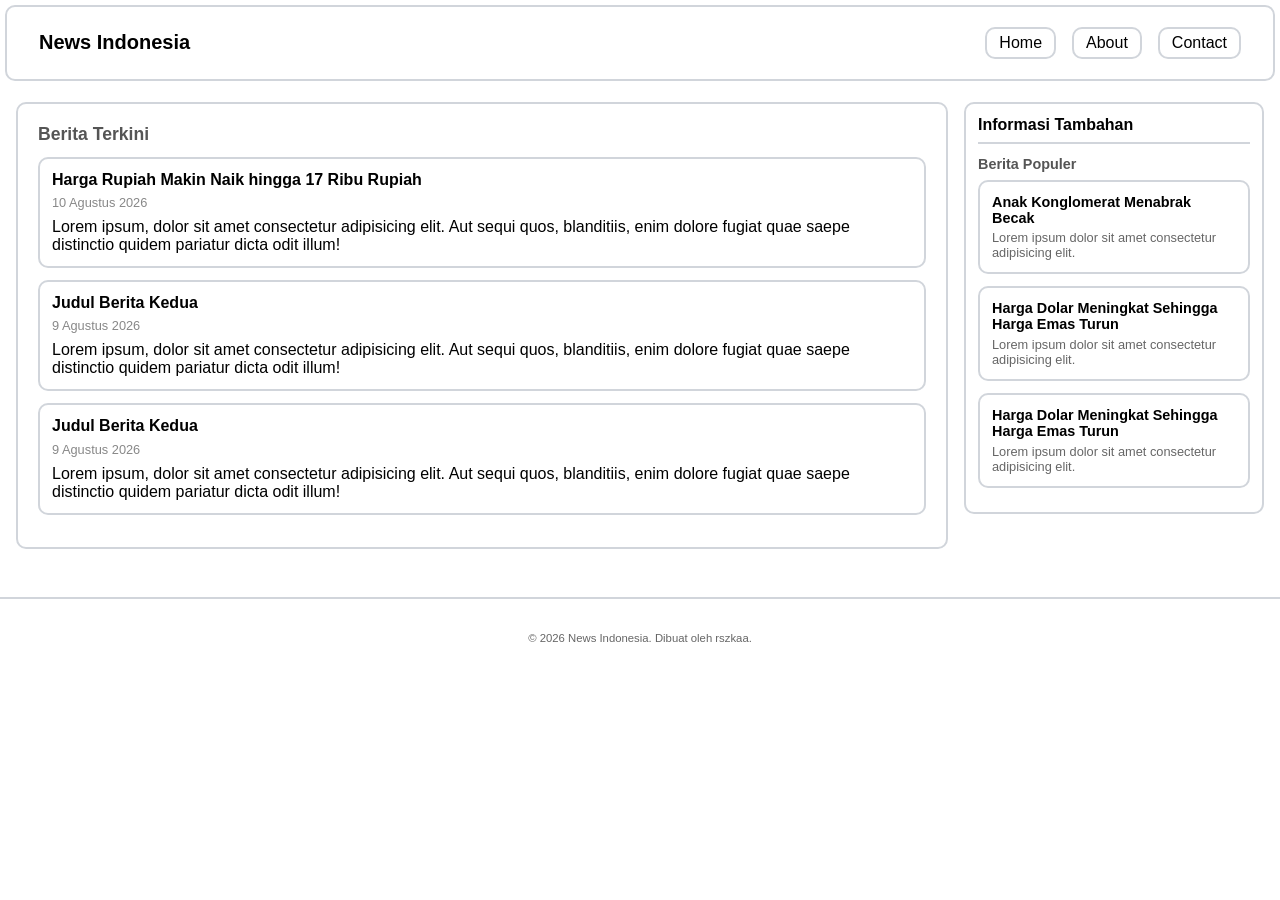
<file: index.html>
<!DOCTYPE html>
<html lang="id">
<head>
    <meta charset="UTF-8">
    <meta name="viewport" content="width=device-width, initial-scale=1.0">
    <link rel="stylesheet" href="semantic.css">
    <title>News Indonesia</title>
</head>
<body>

    <header>
        <a href="/" aria-label="News Indonesia - Kembali ke beranda">
            <span class="logo">News Indonesia</span>
        </a>
        <nav aria-label="Navigasi utama">
            <ul>
                <li><a href="#home">Home</a></li>
                <li><a href="#about">About</a></li>
                <li><a href="#contact">Contact</a></li>
            </ul>
        </nav>
    </header>

    <div class="content-wrapper">

        <main>
            <section aria-label="Berita terkini">
                <h2>Berita Terkini</h2>

                <article>
                    <h3>Harga Rupiah Makin Naik hingga 17 Ribu Rupiah</h3>
                    <time datetime="2026-08-10">10 Agustus 2026</time>
                    <p>
                        Lorem ipsum, dolor sit amet consectetur adipisicing elit.
                        Aut sequi quos, blanditiis, enim dolore fugiat quae saepe
                        distinctio quidem pariatur dicta odit illum!
                    </p>
                </article>

                <article>
                    <h3>Judul Berita Kedua</h3>
                    <time datetime="2026-08-09">9 Agustus 2026</time>
                    <p>
                        Lorem ipsum, dolor sit amet consectetur adipisicing elit.
                        Aut sequi quos, blanditiis, enim dolore fugiat quae saepe
                        distinctio quidem pariatur dicta odit illum!
                    </p>
                </article>

                <article>
                    <h3>Judul Berita Kedua</h3>
                    <time datetime="2026-08-09">9 Agustus 2026</time>
                    <p>
                        Lorem ipsum, dolor sit amet consectetur adipisicing elit.
                        Aut sequi quos, blanditiis, enim dolore fugiat quae saepe
                        distinctio quidem pariatur dicta odit illum!
                    </p>
                </article>

            </section>
        </main>

        <aside aria-label="Informasi tambahan">
            <h2>Informasi Tambahan</h2>

            <section aria-label="Berita populer">
                <h3>Berita Populer</h3>

                <article>
                    <h4>Anak Konglomerat Menabrak Becak</h4>
                    <p>Lorem ipsum dolor sit amet consectetur adipisicing elit.</p>
                </article>

                <article>
                    <h4>Harga Dolar Meningkat Sehingga Harga Emas Turun</h4>
                    <p>Lorem ipsum dolor sit amet consectetur adipisicing elit.</p>
                </article>

                <article>
                    <h4>Harga Dolar Meningkat Sehingga Harga Emas Turun</h4>
                    <p>Lorem ipsum dolor sit amet consectetur adipisicing elit.</p>
                </article>

            </section>
        </aside>

    </div>

    <footer>
        <small>&copy; 2026 News Indonesia. Dibuat oleh rszkaa.</small>
    </footer>

</body>
</html>
</file>
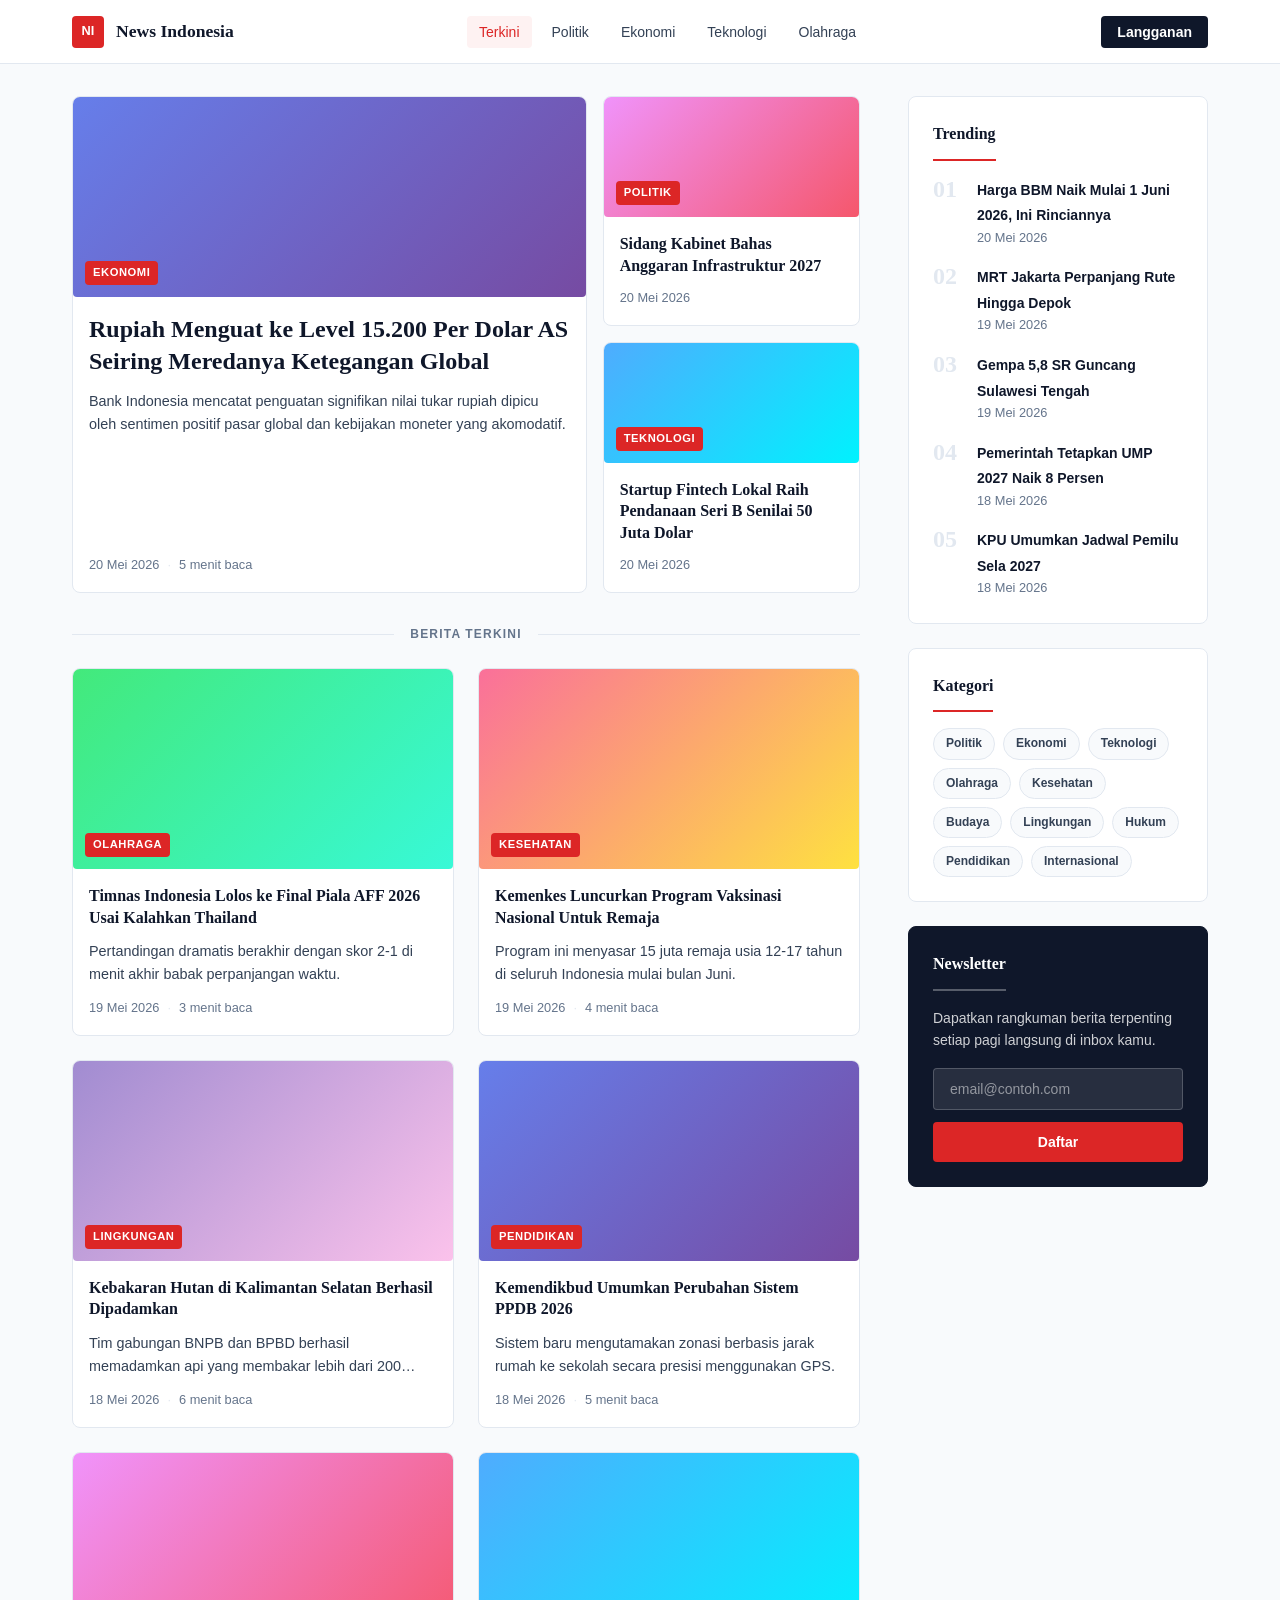
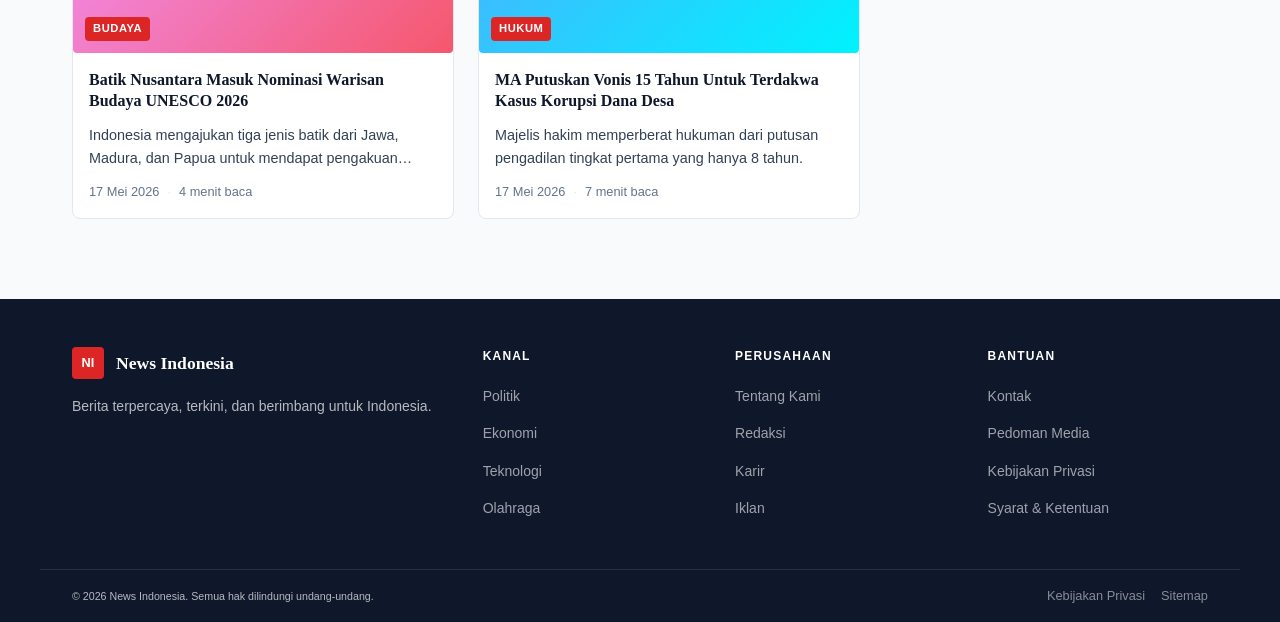
<file: exa-news.html>
<!DOCTYPE html>
<html lang="id">
<head>
    <meta charset="UTF-8">
    <meta name="viewport" content="width=device-width, initial-scale=1.0">
    <title>News Indonesia — Grid Responsif</title>
    <link rel="stylesheet" href="news.css">
</head>
<body>

    <!-- ========== HEADER ========== -->
    <header class="site-header">
        <div class="header-inner">
            <a href="/" class="logo" aria-label="News Indonesia - Beranda">
                <span class="logo-mark">NI</span>
                <span class="logo-text">News Indonesia</span>
            </a>
            <nav aria-label="Navigasi utama">
                <ul class="nav-list">
                    <li><a href="#" class="nav-link active">Terkini</a></li>
                    <li><a href="#" class="nav-link">Politik</a></li>
                    <li><a href="#" class="nav-link">Ekonomi</a></li>
                    <li><a href="#" class="nav-link">Teknologi</a></li>
                    <li><a href="#" class="nav-link">Olahraga</a></li>
                </ul>
            </nav>
            <button class="btn-subscribe">Langganan</button>
        </div>
    </header>

    <!-- ========== MAIN LAYOUT ========== -->
    <div class="page-layout">

        <!-- ===== MAIN CONTENT ===== -->
        <main>

            <!-- HERO SECTION — artikel utama besar -->
            <section class="hero-section" aria-label="Berita utama">
                <div class="hero-grid">

                    <!-- Artikel headline — span 2 kolom -->
                    <article class="article-card article-featured" aria-label="Berita utama">
                        <div class="card-img-wrap">
                            <div class="card-img placeholder-img placeholder-1"></div>
                            <span class="card-category">Ekonomi</span>
                        </div>
                        <div class="card-body">
                            <h1 class="card-title card-title--lg">
                                <a href="#">Rupiah Menguat ke Level 15.200 Per Dolar AS Seiring Meredanya Ketegangan Global</a>
                            </h1>
                            <p class="card-excerpt">Bank Indonesia mencatat penguatan signifikan nilai tukar rupiah dipicu oleh sentimen positif pasar global dan kebijakan moneter yang akomodatif.</p>
                            <div class="card-meta">
                                <time datetime="2026-05-20">20 Mei 2026</time>
                                <span class="meta-sep">·</span>
                                <span>5 menit baca</span>
                            </div>
                        </div>
                    </article>

                    <!-- Artikel sekunder — 2 artikel kecil di kanan -->
                    <article class="article-card article-secondary">
                        <div class="card-img-wrap card-img-wrap--sm">
                            <div class="card-img placeholder-img placeholder-2"></div>
                            <span class="card-category">Politik</span>
                        </div>
                        <div class="card-body">
                            <h2 class="card-title card-title--md">
                                <a href="#">Sidang Kabinet Bahas Anggaran Infrastruktur 2027</a>
                            </h2>
                            <div class="card-meta">
                                <time datetime="2026-05-20">20 Mei 2026</time>
                            </div>
                        </div>
                    </article>

                    <article class="article-card article-secondary">
                        <div class="card-img-wrap card-img-wrap--sm">
                            <div class="card-img placeholder-img placeholder-3"></div>
                            <span class="card-category">Teknologi</span>
                        </div>
                        <div class="card-body">
                            <h2 class="card-title card-title--md">
                                <a href="#">Startup Fintech Lokal Raih Pendanaan Seri B Senilai 50 Juta Dolar</a>
                            </h2>
                            <div class="card-meta">
                                <time datetime="2026-05-20">20 Mei 2026</time>
                            </div>
                        </div>
                    </article>

                </div>
            </section>

            <!-- DIVIDER -->
            <div class="section-divider">
                <span>Berita Terkini</span>
            </div>

            <!-- ARTICLE GRID — card grid utama -->
            <section aria-label="Berita terkini">
                <div class="article-grid">

                    <article class="article-card">
                        <div class="card-img-wrap">
                            <div class="card-img placeholder-img placeholder-4"></div>
                            <span class="card-category">Olahraga</span>
                        </div>
                        <div class="card-body">
                            <h3 class="card-title card-title--sm">
                                <a href="#">Timnas Indonesia Lolos ke Final Piala AFF 2026 Usai Kalahkan Thailand</a>
                            </h3>
                            <p class="card-excerpt card-excerpt--sm">Pertandingan dramatis berakhir dengan skor 2-1 di menit akhir babak perpanjangan waktu.</p>
                            <div class="card-meta">
                                <time datetime="2026-05-19">19 Mei 2026</time>
                                <span class="meta-sep">·</span>
                                <span>3 menit baca</span>
                            </div>
                        </div>
                    </article>

                    <article class="article-card">
                        <div class="card-img-wrap">
                            <div class="card-img placeholder-img placeholder-5"></div>
                            <span class="card-category">Kesehatan</span>
                        </div>
                        <div class="card-body">
                            <h3 class="card-title card-title--sm">
                                <a href="#">Kemenkes Luncurkan Program Vaksinasi Nasional Untuk Remaja</a>
                            </h3>
                            <p class="card-excerpt card-excerpt--sm">Program ini menyasar 15 juta remaja usia 12-17 tahun di seluruh Indonesia mulai bulan Juni.</p>
                            <div class="card-meta">
                                <time datetime="2026-05-19">19 Mei 2026</time>
                                <span class="meta-sep">·</span>
                                <span>4 menit baca</span>
                            </div>
                        </div>
                    </article>

                    <article class="article-card">
                        <div class="card-img-wrap">
                            <div class="card-img placeholder-img placeholder-6"></div>
                            <span class="card-category">Lingkungan</span>
                        </div>
                        <div class="card-body">
                            <h3 class="card-title card-title--sm">
                                <a href="#">Kebakaran Hutan di Kalimantan Selatan Berhasil Dipadamkan</a>
                            </h3>
                            <p class="card-excerpt card-excerpt--sm">Tim gabungan BNPB dan BPBD berhasil memadamkan api yang membakar lebih dari 200 hektare lahan.</p>
                            <div class="card-meta">
                                <time datetime="2026-05-18">18 Mei 2026</time>
                                <span class="meta-sep">·</span>
                                <span>6 menit baca</span>
                            </div>
                        </div>
                    </article>

                    <article class="article-card">
                        <div class="card-img-wrap">
                            <div class="card-img placeholder-img placeholder-1"></div>
                            <span class="card-category">Pendidikan</span>
                        </div>
                        <div class="card-body">
                            <h3 class="card-title card-title--sm">
                                <a href="#">Kemendikbud Umumkan Perubahan Sistem PPDB 2026</a>
                            </h3>
                            <p class="card-excerpt card-excerpt--sm">Sistem baru mengutamakan zonasi berbasis jarak rumah ke sekolah secara presisi menggunakan GPS.</p>
                            <div class="card-meta">
                                <time datetime="2026-05-18">18 Mei 2026</time>
                                <span class="meta-sep">·</span>
                                <span>5 menit baca</span>
                            </div>
                        </div>
                    </article>

                    <article class="article-card">
                        <div class="card-img-wrap">
                            <div class="card-img placeholder-img placeholder-2"></div>
                            <span class="card-category">Budaya</span>
                        </div>
                        <div class="card-body">
                            <h3 class="card-title card-title--sm">
                                <a href="#">Batik Nusantara Masuk Nominasi Warisan Budaya UNESCO 2026</a>
                            </h3>
                            <p class="card-excerpt card-excerpt--sm">Indonesia mengajukan tiga jenis batik dari Jawa, Madura, dan Papua untuk mendapat pengakuan internasional.</p>
                            <div class="card-meta">
                                <time datetime="2026-05-17">17 Mei 2026</time>
                                <span class="meta-sep">·</span>
                                <span>4 menit baca</span>
                            </div>
                        </div>
                    </article>

                    <article class="article-card">
                        <div class="card-img-wrap">
                            <div class="card-img placeholder-img placeholder-3"></div>
                            <span class="card-category">Hukum</span>
                        </div>
                        <div class="card-body">
                            <h3 class="card-title card-title--sm">
                                <a href="#">MA Putuskan Vonis 15 Tahun Untuk Terdakwa Kasus Korupsi Dana Desa</a>
                            </h3>
                            <p class="card-excerpt card-excerpt--sm">Majelis hakim memperberat hukuman dari putusan pengadilan tingkat pertama yang hanya 8 tahun.</p>
                            <div class="card-meta">
                                <time datetime="2026-05-17">17 Mei 2026</time>
                                <span class="meta-sep">·</span>
                                <span>7 menit baca</span>
                            </div>
                        </div>
                    </article>

                </div>
            </section>

        </main>

        <!-- ===== SIDEBAR ===== -->
        <aside aria-label="Sidebar">

            <!-- Widget: Trending -->
            <div class="widget">
                <h2 class="widget-title">Trending</h2>
                <ol class="trending-list">
                    <li class="trending-item">
                        <span class="trending-num">01</span>
                        <div>
                            <a href="#" class="trending-link">Harga BBM Naik Mulai 1 Juni 2026, Ini Rinciannya</a>
                            <div class="card-meta">
                                <time datetime="2026-05-20">20 Mei 2026</time>
                            </div>
                        </div>
                    </li>
                    <li class="trending-item">
                        <span class="trending-num">02</span>
                        <div>
                            <a href="#" class="trending-link">MRT Jakarta Perpanjang Rute Hingga Depok</a>
                            <div class="card-meta">
                                <time datetime="2026-05-19">19 Mei 2026</time>
                            </div>
                        </div>
                    </li>
                    <li class="trending-item">
                        <span class="trending-num">03</span>
                        <div>
                            <a href="#" class="trending-link">Gempa 5,8 SR Guncang Sulawesi Tengah</a>
                            <div class="card-meta">
                                <time datetime="2026-05-19">19 Mei 2026</time>
                            </div>
                        </div>
                    </li>
                    <li class="trending-item">
                        <span class="trending-num">04</span>
                        <div>
                            <a href="#" class="trending-link">Pemerintah Tetapkan UMP 2027 Naik 8 Persen</a>
                            <div class="card-meta">
                                <time datetime="2026-05-18">18 Mei 2026</time>
                            </div>
                        </div>
                    </li>
                    <li class="trending-item">
                        <span class="trending-num">05</span>
                        <div>
                            <a href="#" class="trending-link">KPU Umumkan Jadwal Pemilu Sela 2027</a>
                            <div class="card-meta">
                                <time datetime="2026-05-18">18 Mei 2026</time>
                            </div>
                        </div>
                    </li>
                </ol>
            </div>

            <!-- Widget: Kategori -->
            <div class="widget">
                <h2 class="widget-title">Kategori</h2>
                <div class="category-grid">
                    <a href="#" class="category-pill">Politik</a>
                    <a href="#" class="category-pill">Ekonomi</a>
                    <a href="#" class="category-pill">Teknologi</a>
                    <a href="#" class="category-pill">Olahraga</a>
                    <a href="#" class="category-pill">Kesehatan</a>
                    <a href="#" class="category-pill">Budaya</a>
                    <a href="#" class="category-pill">Lingkungan</a>
                    <a href="#" class="category-pill">Hukum</a>
                    <a href="#" class="category-pill">Pendidikan</a>
                    <a href="#" class="category-pill">Internasional</a>
                </div>
            </div>

            <!-- Widget: Newsletter -->
            <div class="widget widget--accent">
                <h2 class="widget-title">Newsletter</h2>
                <p class="widget-desc">Dapatkan rangkuman berita terpenting setiap pagi langsung di inbox kamu.</p>
                <div class="newsletter-form">
                    <label for="email-input" class="sr-only">Alamat email</label>
                    <input
                        type="email"
                        id="email-input"
                        class="newsletter-input"
                        placeholder="email@contoh.com"
                        autocomplete="email"
                    >
                    <button type="button" class="newsletter-btn">Daftar</button>
                </div>
            </div>

        </aside>

    </div>

    <!-- ========== FOOTER ========== -->
    <footer class="site-footer">
        <div class="footer-inner">
            <div class="footer-brand">
                <a href="/" class="logo" aria-label="News Indonesia - Beranda">
                    <span class="logo-mark">NI</span>
                    <span class="logo-text">News Indonesia</span>
                </a>
                <p class="footer-tagline">Berita terpercaya, terkini, dan berimbang untuk Indonesia.</p>
            </div>
            <div class="footer-links-grid">
                <div>
                    <h3 class="footer-heading">Kanal</h3>
                    <ul class="footer-list">
                        <li><a href="#">Politik</a></li>
                        <li><a href="#">Ekonomi</a></li>
                        <li><a href="#">Teknologi</a></li>
                        <li><a href="#">Olahraga</a></li>
                    </ul>
                </div>
                <div>
                    <h3 class="footer-heading">Perusahaan</h3>
                    <ul class="footer-list">
                        <li><a href="#">Tentang Kami</a></li>
                        <li><a href="#">Redaksi</a></li>
                        <li><a href="#">Karir</a></li>
                        <li><a href="#">Iklan</a></li>
                    </ul>
                </div>
                <div>
                    <h3 class="footer-heading">Bantuan</h3>
                    <ul class="footer-list">
                        <li><a href="#">Kontak</a></li>
                        <li><a href="#">Pedoman Media</a></li>
                        <li><a href="#">Kebijakan Privasi</a></li>
                        <li><a href="#">Syarat & Ketentuan</a></li>
                    </ul>
                </div>
            </div>
        </div>
        <div class="footer-bottom">
            <small>&copy; 2026 News Indonesia. Semua hak dilindungi undang-undang.</small>
            <nav aria-label="Navigasi footer">
                <ul class="footer-bottom-nav">
                    <li><a href="#">Kebijakan Privasi</a></li>
                    <li><a href="#">Sitemap</a></li>
                </ul>
            </nav>
        </div>
    </footer>

</body>
</html>
</file>
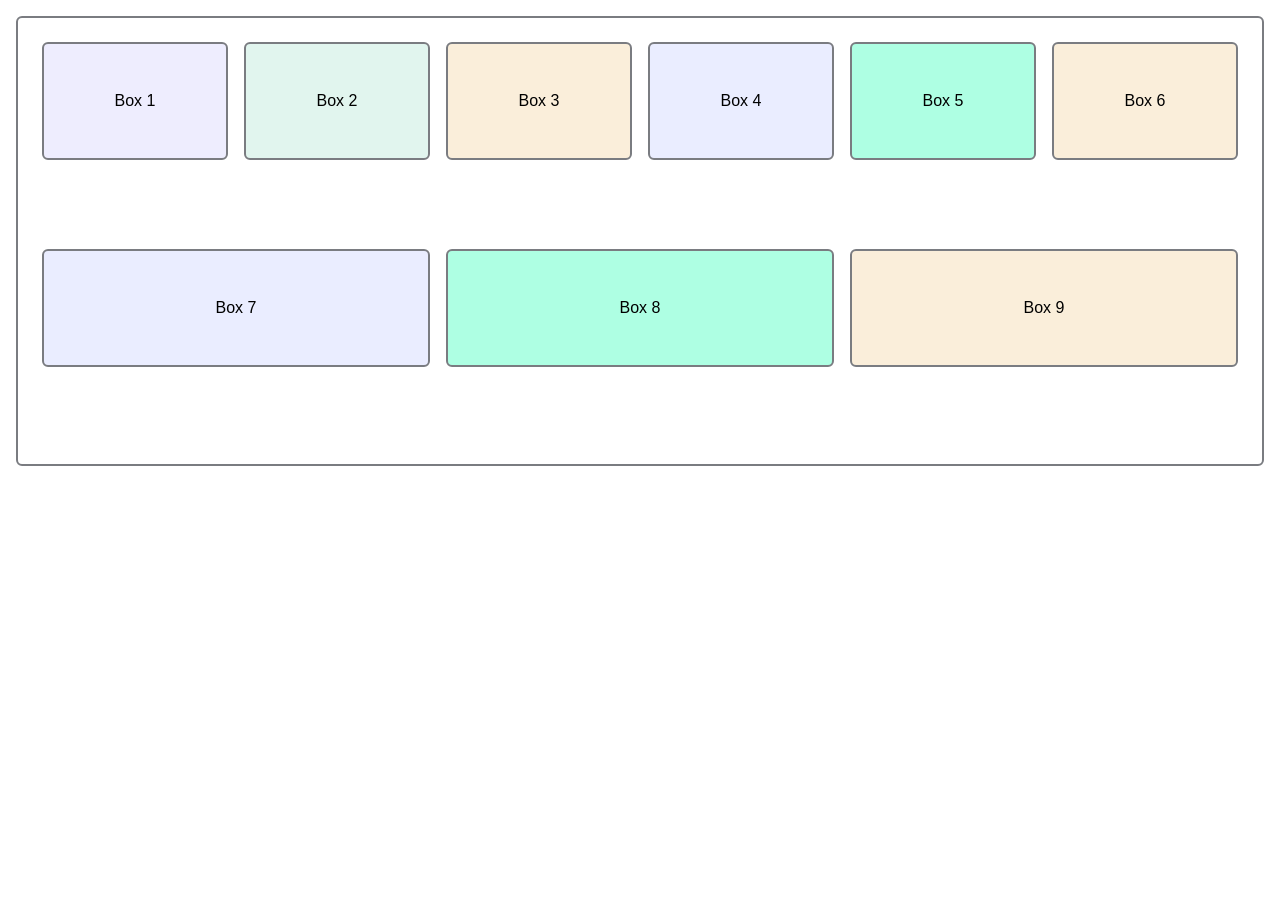
<file: Flexbox/flexbox.html>
<!DOCTYPE html>
<html lang="en">
<head>
    <meta charset="UTF-8">
    <meta name="viewport" content="width=device-width, initial-scale=1.0">
    <title>Flexbox</title>
    <link rel="stylesheet" href="flexbox.css">
</head>
<body>
        <!-- !!FLEXBOX!! -->    
         <div class="wrapper">           
                <div class="fbox" id="box-1">
                    Box 1
                </div>
                <div class="fbox" id="box-2">
                    Box 2
                </div>
                <div class="fbox" id="box-3">
                    Box 3
                </div>
                <div class="fbox" id="box-4">
                    Box 4
                </div>
                <div class="fbox" id="box-5">
                    Box 5
                </div>
                <div class="fbox" id="box-6">
                    Box 6
                </div>        
                <div class="fbox" id="box-4">
                    Box 7
                </div>
                <div class="fbox" id="box-5">
                    Box 8
                </div>
                <div class="fbox" id="box-6">
                    Box 9
                </div>        
         </div>     
</body>
</html>
</file>
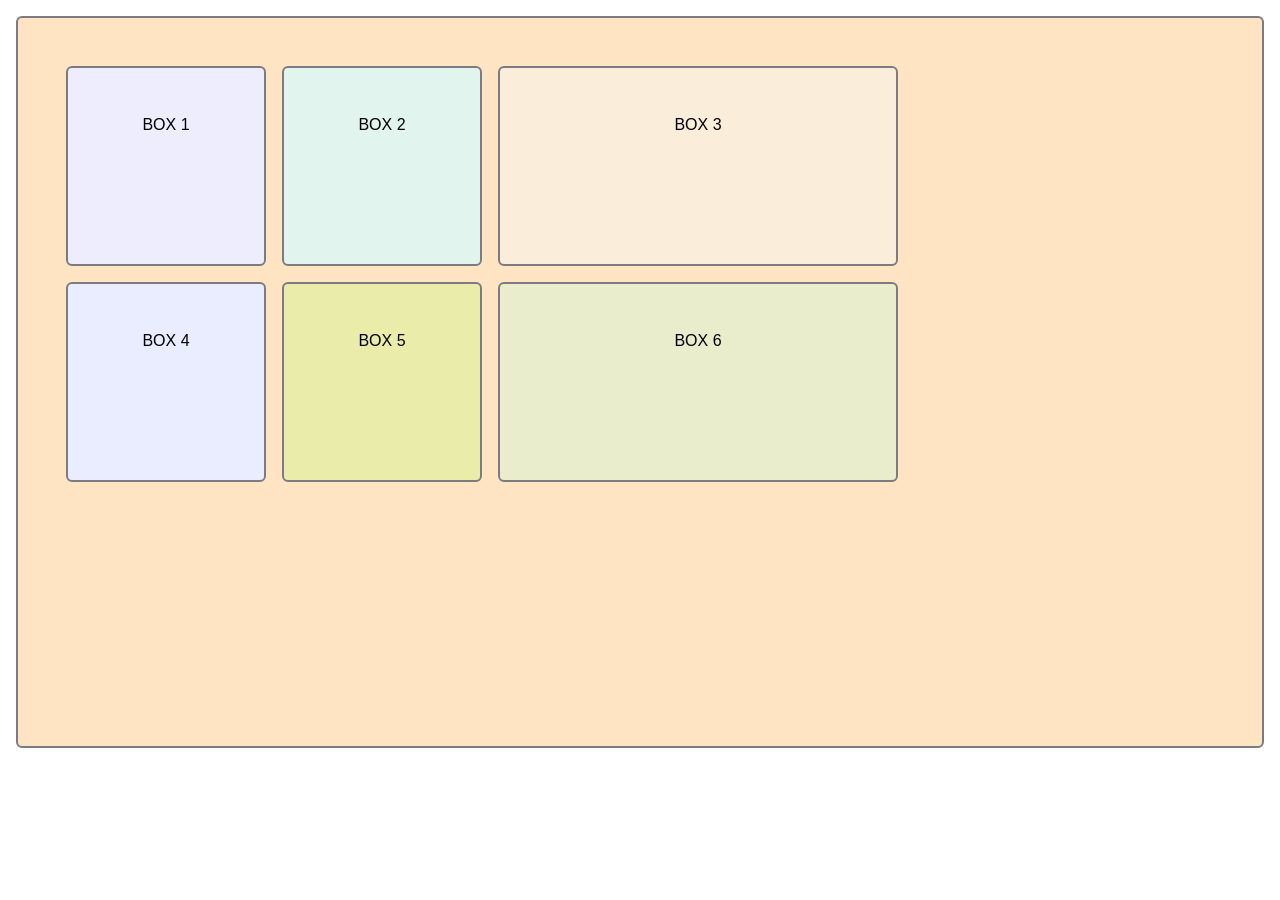
<file: Grid/grid.html>
<!DOCTYPE html>
<html lang="en">
<head>
    <meta charset="UTF-8">
    <meta name="viewport" content="width=device-width, initial-scale=1.0">
    <title>Grid CSS</title>
    <link rel="stylesheet" href="grid.css">
</head>
<body>        
        <div class="grid">
            <div class="box" id="box-1">
                    BOX 1
            </div>          
            <div class="box" id="box-2">
                    BOX 2
            </div>          
            <div class="box" id="box-3">
                    BOX 3
            </div>          
            <div class="box" id="box-4">
                    BOX 4
            </div>          
            <div class="box" id="box-5">
                    BOX 5
            </div>          
            <div class="box" id="box-6">
                    BOX 6
            </div>          
        </div>
</body>
</html>
</file>
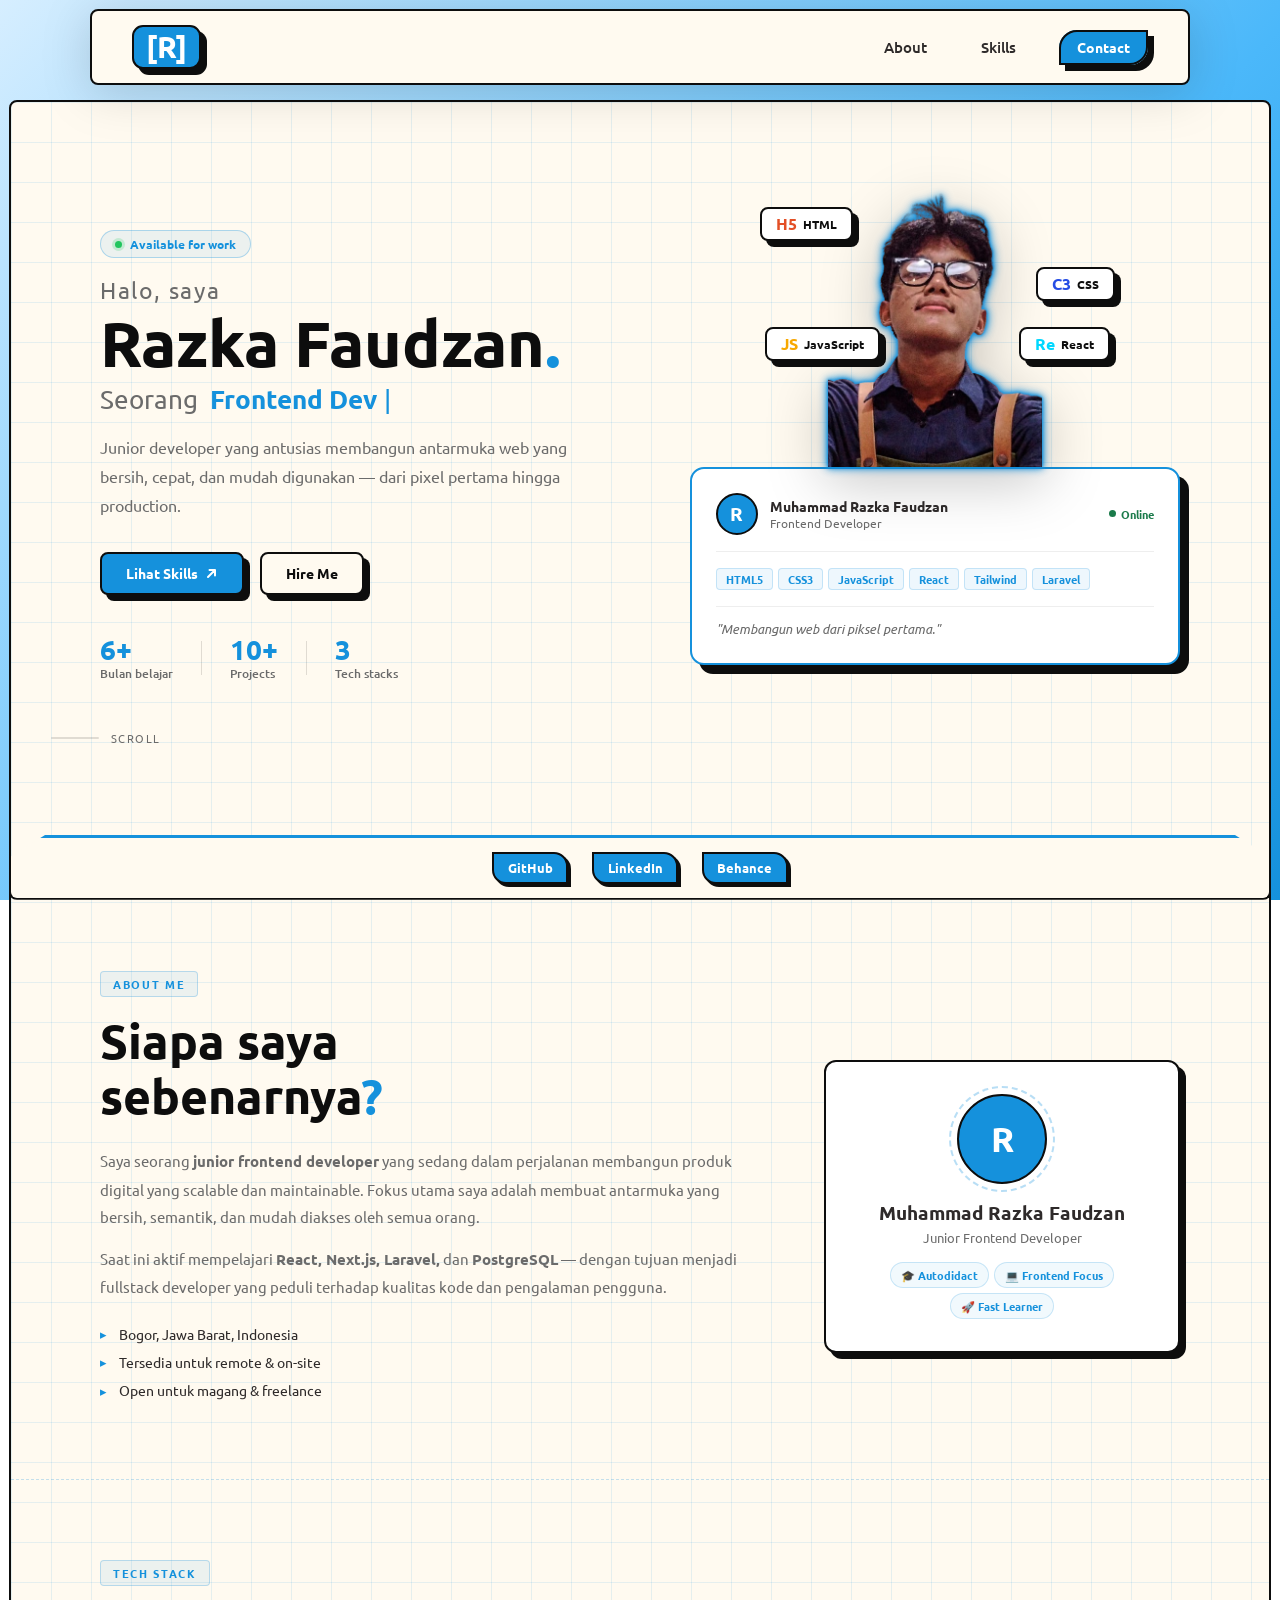
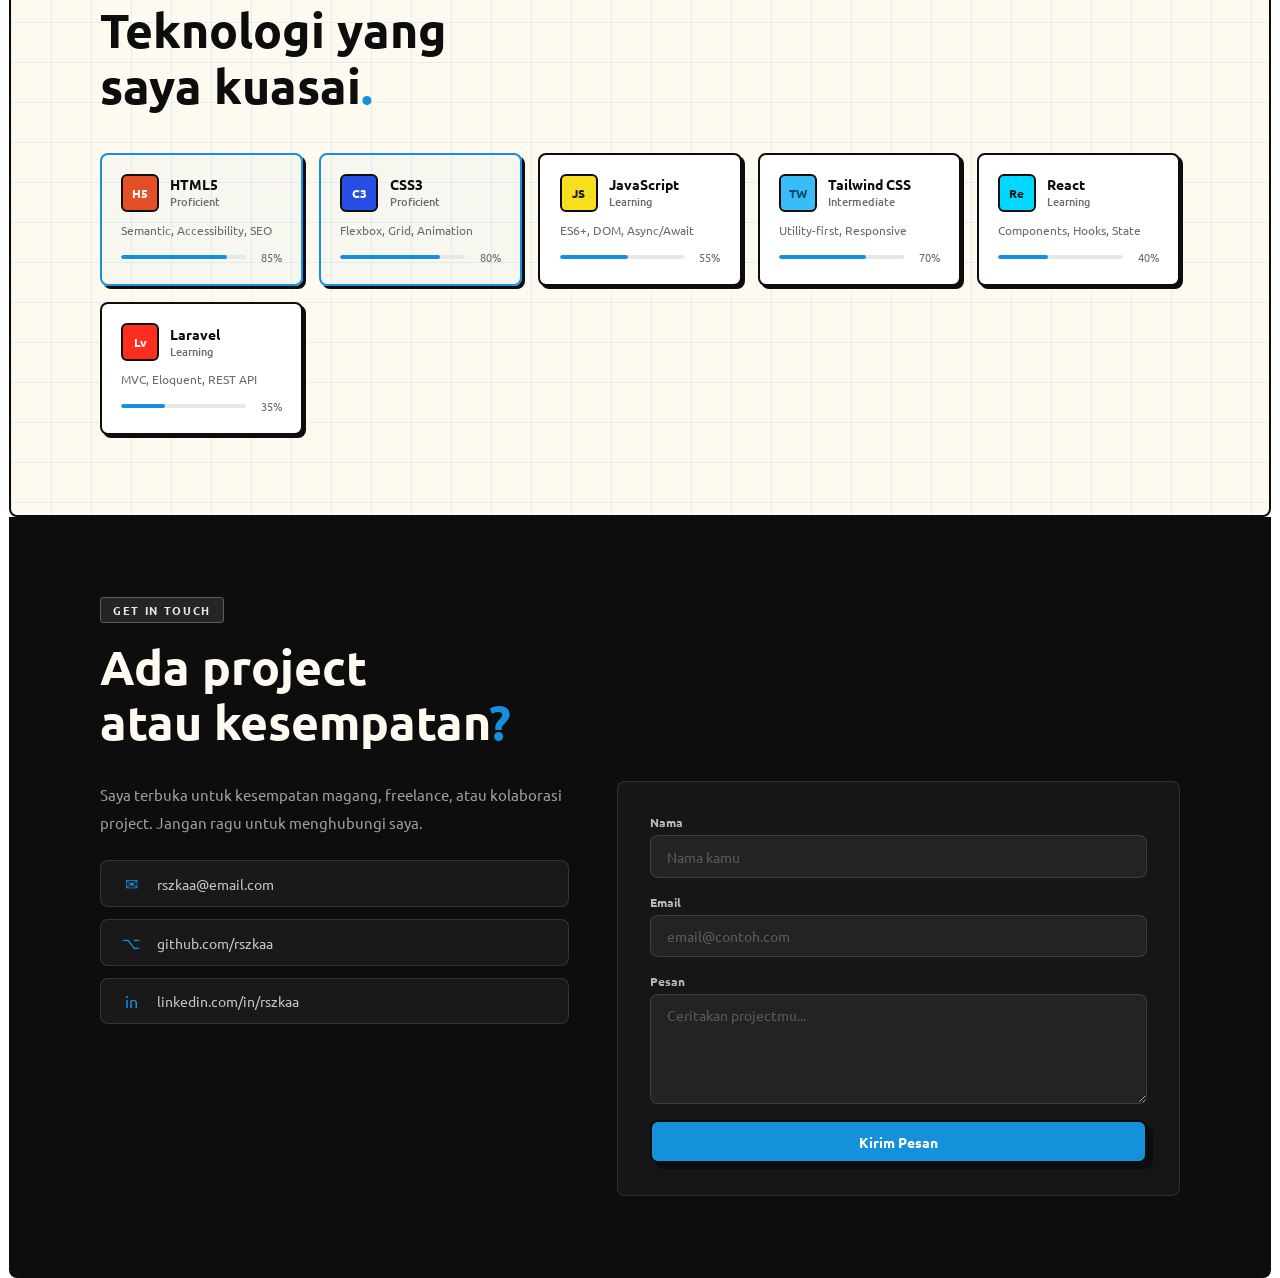
<file: HTML+CSS/train-porto.html>
<html lang="id">
<head>
  <meta charset="UTF-8">
  <meta name="viewport" content="width=device-width, initial-scale=1.0">
  <meta name="description" content="rszkaa — Junior Frontend Developer & Digital Tech Enthusiast">
  <title>rszkaa — Digital Tech Enthusiast</title>
  <link rel="stylesheet" href="train-style.css">
  <link rel="preconnect" href="https://fonts.googleapis.com">
  <link rel="preconnect" href="https://fonts.gstatic.com" crossorigin>
  <link href="https://fonts.googleapis.com/css2?family=Playfair+Display:ital,wght@0,400..900;1,400..900&family=Ubuntu:ital,wght@0,300;0,400;0,500;0,700;1,300;1,400;1,500;1,700&display=swap" rel="stylesheet">
</head>
<body>  
  <header>
    <div class="navbar" id="navbar">
      <a href="#hero" class="nav-logo" aria-label="rszkaa - kembali ke atas">
        <span class="logo-bracket">[</span>R<span class="logo-bracket">]</span>
      </a>

      <button class="nav-toggle" id="nav-toggle"
              aria-label="Buka menu navigasi"
              aria-expanded="false"
              aria-controls="nav-menu">
        <span class="bar"></span>
        <span class="bar"></span>
        <span class="bar"></span>
      </button>

      <nav class="nav-menu" id="nav-menu" aria-label="Navigasi utama">
        <ul class="nav-list">
          <li><a href="#about"   class="nav-link">About</a></li>
          <li><a href="#skills"  class="nav-link">Skills</a></li>
          <li><a href="#contact" class="nav-link" id="contact-link">Contact</a></li>
        </ul>
      </nav>
    </div>
  </header>

  <main>
    <div class="page-wrapper">
      <section class="section hero-section" id="hero" aria-label="Hero">
        <div class="container hero-inner">          
          <div class="hero-text">

            <div class="hero-badge">
              <span class="badge-dot" aria-hidden="true"></span>
              Available for work
            </div>

            <h1 class="hero-heading">
              <span class="hero-hi">Halo, saya</span>
              <span class="hero-name">Razka Faudzan<span class="accent-dot">.</span></span>
              <span class="hero-role">
                Seorang&nbsp;
                <span class="typewriter-wrap">
                  <span id="typewriter" class="typewriter" aria-label="peran profesional"></span>
                  <span class="cursor" aria-hidden="true">|</span>
                </span>
              </span>
            </h1>

            <p class="hero-desc">
              Junior developer yang antusias membangun antarmuka web
              yang bersih, cepat, dan mudah digunakan — dari pixel
              pertama hingga production.
            </p>

            <div class="hero-actions">
              <a href="#skills" class="btn btn-primary">
                Lihat Skills
                <svg width="13" height="13" viewBox="0 0 13 13" fill="none" aria-hidden="true">
                  <path d="M3 10L10 3M10 3H4.5M10 3V8.5" stroke="currentColor" stroke-width="2" stroke-linecap="round" stroke-linejoin="round"/>
                </svg>
              </a>
              <a href="#contact" class="btn btn-ghost">Hire Me</a>
            </div>

            <div class="hero-stats">
              <div class="stat-item">
                <span class="stat-num">6+</span>
                <span class="stat-label">Bulan belajar</span>
              </div>
              <div class="stat-divider" aria-hidden="true"></div>
              <div class="stat-item">
                <span class="stat-num">10+</span>
                <span class="stat-label">Projects</span>
              </div>
              <div class="stat-divider" aria-hidden="true"></div>
              <div class="stat-item">
                <span class="stat-num">3</span>
                <span class="stat-label">Tech stacks</span>
              </div>
            </div>

          </div>
          
            <div class="hero-visual" aria-hidden="true">
            
            <div class="hero-illus-wrap">
                
                <img
                src="myguweh.png"
                alt="Razka Faudzan — Frontend Developer"
                class="hero-photo"
                >
                
                <div class="tech-badge badge-html" aria-hidden="true">
                <span class="badge-icon" style="color:#e34f26">H5</span>
                <span class="badge-text">HTML</span>
                </div>

                <div class="tech-badge badge-css" aria-hidden="true">
                <span class="badge-icon" style="color:#264de4">C3</span>
                <span class="badge-text">CSS</span>
                </div>

                <div class="tech-badge badge-js" aria-hidden="true">
                <span class="badge-icon" style="color:#f7a800">JS</span>
                <span class="badge-text">JavaScript</span>
                </div>

                <div class="tech-badge badge-react" aria-hidden="true">
                <span class="badge-icon" style="color:#00d8ff">Re</span>
                <span class="badge-text">React</span>
                </div>

            </div>
            
            <div class="hero-card">
                <div class="card-top">
                <div class="card-avatar">R</div>
                <div class="card-info">
                    <strong>Muhammad Razka Faudzan</strong>
                    <span>Frontend Developer</span>
                </div>
                <div class="card-status">
                    <span class="status-dot"></span>
                    Online
                </div>
                </div>
                <div class="card-stack">
                <span class="stack-tag">HTML5</span>
                <span class="stack-tag">CSS3</span>
                <span class="stack-tag">JavaScript</span>
                <span class="stack-tag">React</span>
                <span class="stack-tag">Tailwind</span>
                <span class="stack-tag">Laravel</span>
                </div>
                <div class="card-quote">
                "Membangun web dari piksel pertama."
                </div>
            </div>

            </div>
        </div>
        
        <div class="scroll-indicator" aria-hidden="true">
          <div class="scroll-line"></div>
          <span>scroll</span>
        </div>

      </section>
      
      <section class="section about-section" id="about" aria-labelledby="about-heading">
        <div class="container">

          <div class="section-tag">About Me</div>

          <div class="about-grid">
            
            <div class="about-left">
              <h2 class="section-heading" id="about-heading">
                Siapa saya<br>sebenarnya<span class="accent-dot">?</span>
              </h2>

              <p class="about-desc">
                Saya seorang <strong>junior frontend developer</strong> yang sedang dalam
                perjalanan membangun produk digital yang scalable dan maintainable.
                Fokus utama saya adalah membuat antarmuka yang bersih, semantik,
                dan mudah diakses oleh semua orang.
              </p>
              <p class="about-desc">
                Saat ini aktif mempelajari <strong>React, Next.js, Laravel,</strong> dan
                <strong>PostgreSQL</strong> — dengan tujuan menjadi fullstack developer
                yang peduli terhadap kualitas kode dan pengalaman pengguna.
              </p>

              <div class="about-list">
                <div class="about-item">
                  <span class="item-icon" aria-hidden="true">▸</span>
                  <span>Bogor, Jawa Barat, Indonesia</span>
                </div>
                <div class="about-item">
                  <span class="item-icon" aria-hidden="true">▸</span>
                  <span>Tersedia untuk remote &amp; on-site</span>
                </div>
                <div class="about-item">
                  <span class="item-icon" aria-hidden="true">▸</span>
                  <span>Open untuk magang &amp; freelance</span>
                </div>
              </div>
            </div>
            
            <div class="about-right">
              <div class="about-card">
                <div class="about-avatar-wrap">
                  <div class="about-avatar">R</div>
                  <div class="about-ring" aria-hidden="true"></div>
                </div>
                <h3 class="about-name">Muhammad Razka Faudzan</h3>
                <p class="about-role">Junior Frontend Developer</p>
                <div class="about-badges">
                  <span class="badge">🎓 Autodidact</span>
                  <span class="badge">💻 Frontend Focus</span>
                  <span class="badge">🚀 Fast Learner</span>
                </div>
              </div>
            </div>

          </div>
        </div>
      </section>
      
      <section class="section skills-section" id="skills" aria-labelledby="skills-heading">
        <div class="container">

          <div class="section-tag">Tech Stack</div>
          <h2 class="section-heading" id="skills-heading">
            Teknologi yang<br>saya kuasai<span class="accent-dot">.</span>
          </h2>

          <div class="skills-grid">

            <div class="skill-card sk-proficient">
              <div class="sk-header">
                <div class="sk-icon si-html">H5</div>
                <div class="sk-meta">
                  <h3 class="sk-name">HTML5</h3>
                  <span class="sk-level">Proficient</span>
                </div>
              </div>
              <p class="sk-desc">Semantic, Accessibility, SEO</p>
              <div class="sk-bar-wrap" aria-label="Level 85%">
                <div class="sk-bar"><div class="sk-fill" style="--w:85%"></div></div>
                <span class="sk-pct">85%</span>
              </div>
            </div>

            <div class="skill-card sk-proficient">
              <div class="sk-header">
                <div class="sk-icon si-css">C3</div>
                <div class="sk-meta">
                  <h3 class="sk-name">CSS3</h3>
                  <span class="sk-level">Proficient</span>
                </div>
              </div>
              <p class="sk-desc">Flexbox, Grid, Animation</p>
              <div class="sk-bar-wrap" aria-label="Level 80%">
                <div class="sk-bar"><div class="sk-fill" style="--w:80%"></div></div>
                <span class="sk-pct">80%</span>
              </div>
            </div>

            <div class="skill-card">
              <div class="sk-header">
                <div class="sk-icon si-js">JS</div>
                <div class="sk-meta">
                  <h3 class="sk-name">JavaScript</h3>
                  <span class="sk-level">Learning</span>
                </div>
              </div>
              <p class="sk-desc">ES6+, DOM, Async/Await</p>
              <div class="sk-bar-wrap" aria-label="Level 55%">
                <div class="sk-bar"><div class="sk-fill" style="--w:55%"></div></div>
                <span class="sk-pct">55%</span>
              </div>
            </div>

            <div class="skill-card">
              <div class="sk-header">
                <div class="sk-icon si-tw">TW</div>
                <div class="sk-meta">
                  <h3 class="sk-name">Tailwind CSS</h3>
                  <span class="sk-level">Intermediate</span>
                </div>
              </div>
              <p class="sk-desc">Utility-first, Responsive</p>
              <div class="sk-bar-wrap" aria-label="Level 70%">
                <div class="sk-bar"><div class="sk-fill" style="--w:70%"></div></div>
                <span class="sk-pct">70%</span>
              </div>
            </div>

            <div class="skill-card">
              <div class="sk-header">
                <div class="sk-icon si-react">Re</div>
                <div class="sk-meta">
                  <h3 class="sk-name">React</h3>
                  <span class="sk-level">Learning</span>
                </div>
              </div>
              <p class="sk-desc">Components, Hooks, State</p>
              <div class="sk-bar-wrap" aria-label="Level 40%">
                <div class="sk-bar"><div class="sk-fill" style="--w:40%"></div></div>
                <span class="sk-pct">40%</span>
              </div>
            </div>

            <div class="skill-card">
              <div class="sk-header">
                <div class="sk-icon si-laravel">Lv</div>
                <div class="sk-meta">
                  <h3 class="sk-name">Laravel</h3>
                  <span class="sk-level">Learning</span>
                </div>
              </div>
              <p class="sk-desc">MVC, Eloquent, REST API</p>
              <div class="sk-bar-wrap" aria-label="Level 35%">
                <div class="sk-bar"><div class="sk-fill" style="--w:35%"></div></div>
                <span class="sk-pct">35%</span>
              </div>
            </div>

          </div>
        </div>
      </section>

    </div>    
        
    <section class="contact-section" id="contact" aria-labelledby="contact-heading">
      <div class="container">

        <div class="section-tag section-tag--light">Get In Touch</div>
        <h2 class="section-heading section-heading--light" id="contact-heading">
          Ada project<br>atau kesempatan<span class="accent-dot">?</span>
        </h2>

        <div class="contact-grid">

          <div class="contact-left">
            <p class="contact-desc">
              Saya terbuka untuk kesempatan magang, freelance,
              atau kolaborasi project. Jangan ragu untuk menghubungi saya.
            </p>
            <div class="contact-items">
              <a href="mailto:rszkaa@email.com" class="contact-item">
                <span class="ci-icon" aria-hidden="true">✉</span>
                rszkaa@email.com
              </a>
              <a href="https://github.com/rszkaa" class="contact-item"
                 target="_blank" rel="noopener noreferrer">
                <span class="ci-icon" aria-hidden="true">⌥</span>
                github.com/rszkaa
              </a>
              <a href="#" class="contact-item">
                <span class="ci-icon" aria-hidden="true">in</span>
                linkedin.com/in/rszkaa
              </a>
            </div>
          </div>

          <div class="contact-right">
            <div class="contact-form">
              <div class="form-group">
                <label for="c-name" class="form-label">Nama</label>
                <input type="text" id="c-name" class="form-input"
                       placeholder="Nama kamu" autocomplete="name">
              </div>
              <div class="form-group">
                <label for="c-email" class="form-label">Email</label>
                <input type="email" id="c-email" class="form-input"
                       placeholder="email@contoh.com" autocomplete="email">
              </div>
              <div class="form-group">
                <label for="c-msg" class="form-label">Pesan</label>
                <textarea id="c-msg" class="form-input form-textarea"
                          placeholder="Ceritakan projectmu..." rows="4"></textarea>
              </div>
              <button type="button" class="btn btn-primary btn-full" id="send-btn">
                Kirim Pesan
              </button>
            </div>
          </div>

        </div>
      </div>
    </section>

  </main>
  
  <div class="bottom-bar" role="contentinfo" aria-label="Social links">
    <a href="https://github.com/rszkaa" class="bottom-link"
       target="_blank" rel="noopener noreferrer">GitHub</a>
    <a href="#" class="bottom-link"
       target="_blank" rel="noopener noreferrer">LinkedIn</a>
    <a href="#" class="bottom-link"
       target="_blank" rel="noopener noreferrer">Behance</a>
  </div>

  <script src="train-script.js"></script>
</body>
</html>
</file>
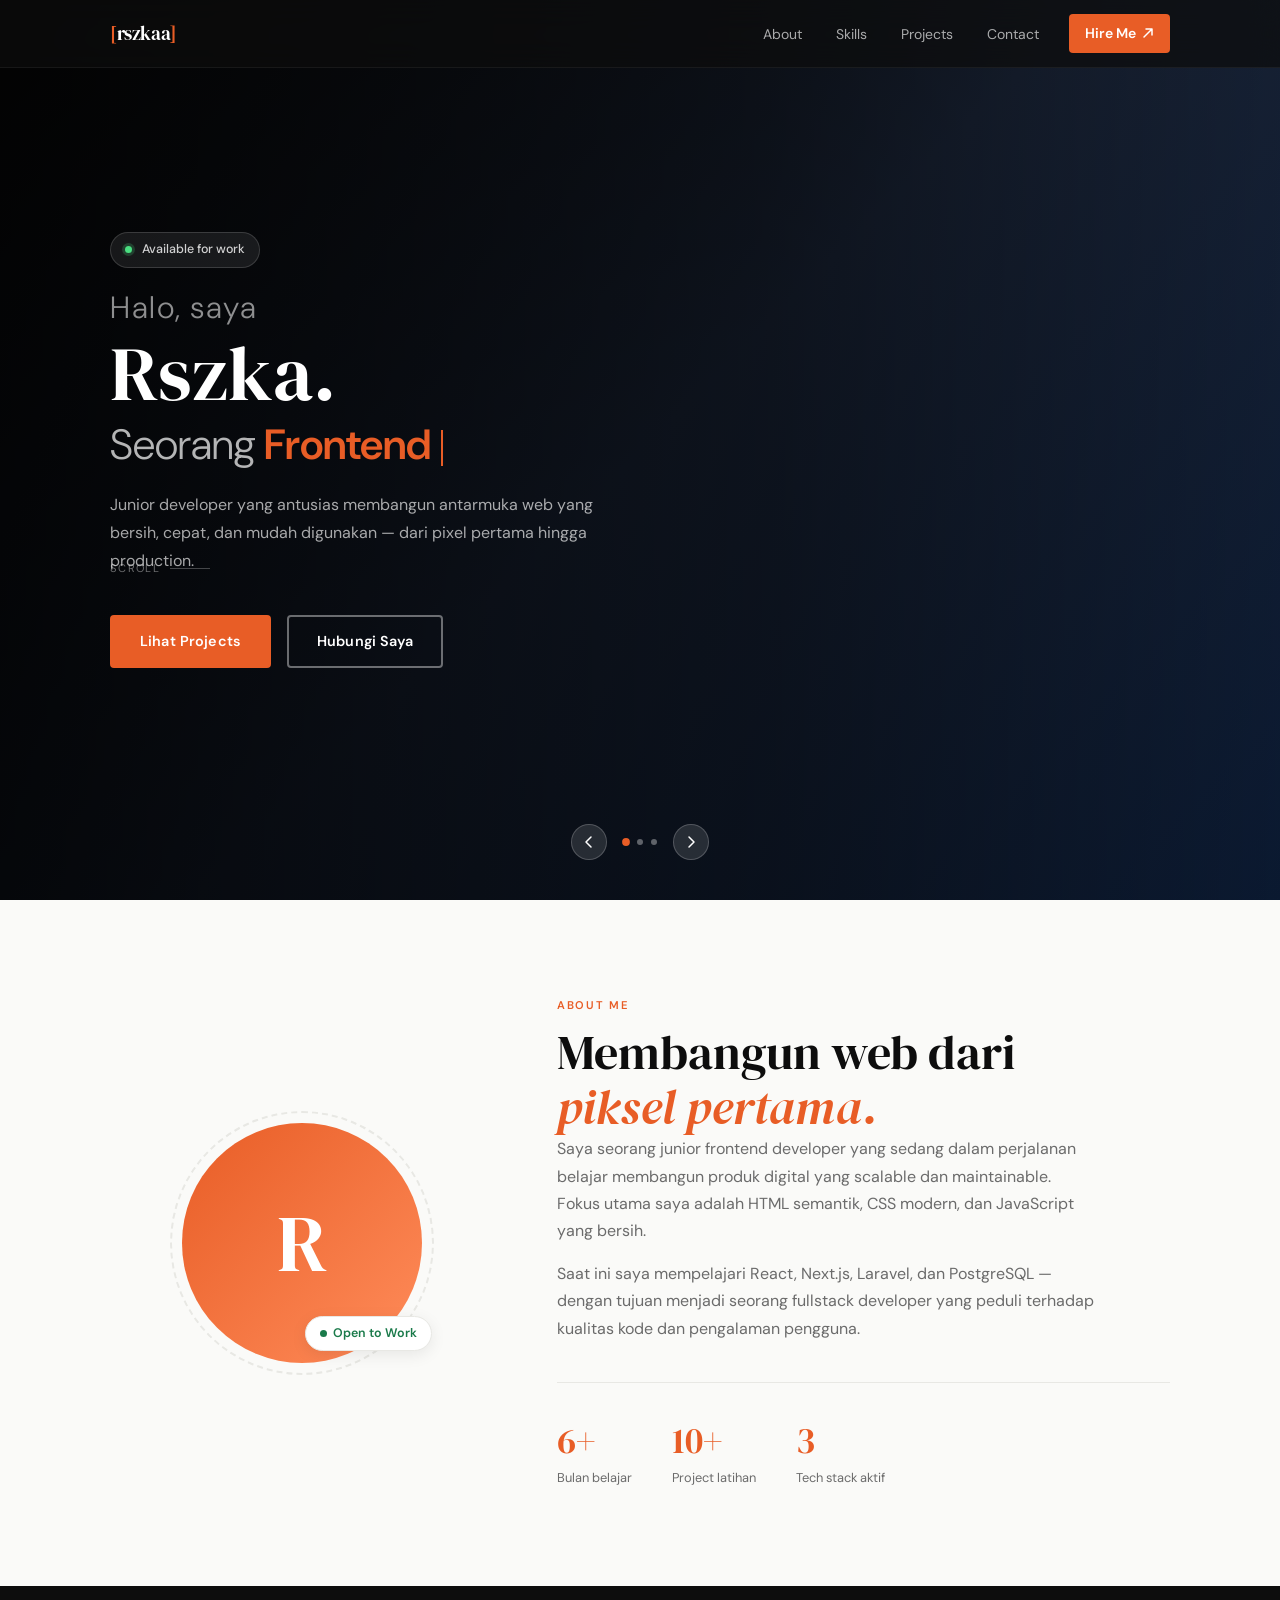
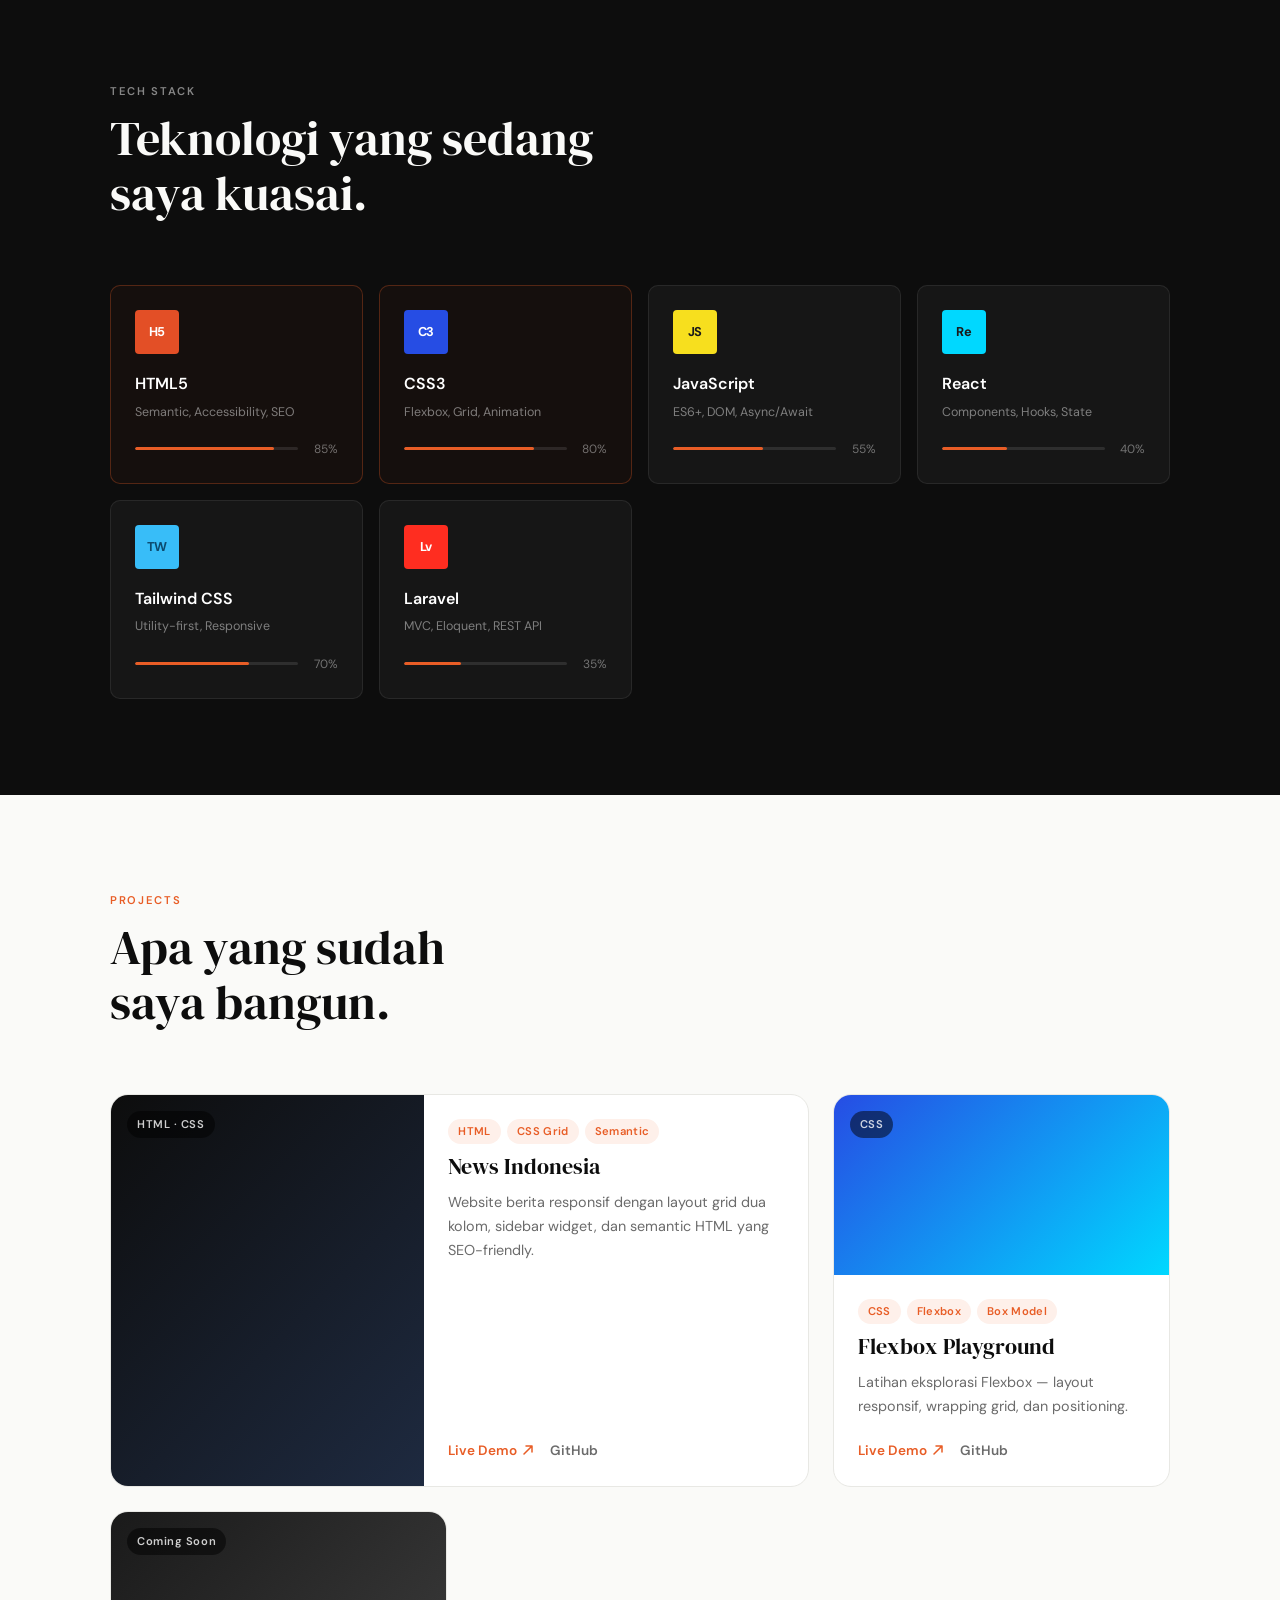
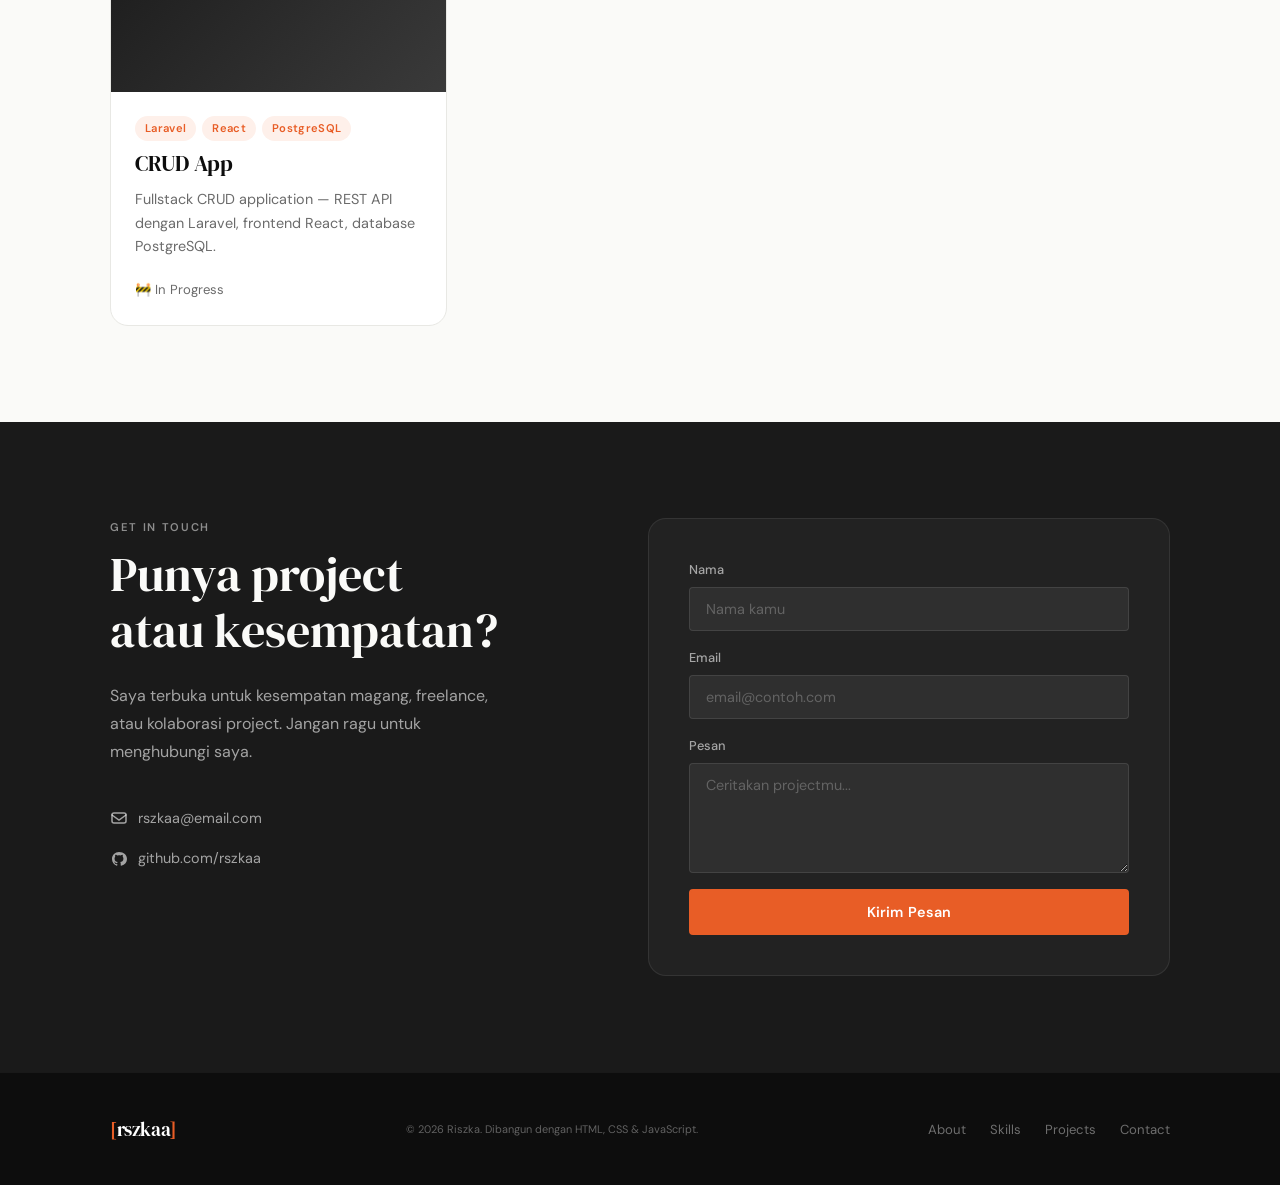
<file: HTML+CSS/example-claude-porto/pro.html>
<!DOCTYPE html>
<html lang="id">
<head>
  <meta charset="UTF-8">
  <meta name="viewport" content="width=device-width, initial-scale=1.0">
  <meta name="description" content="Portfolio — Junior Frontend Developer">
  <title>rszkaa — Frontend Developer</title>
  <link rel="preconnect" href="https://fonts.googleapis.com">
  <link rel="preconnect" href="https://fonts.gstatic.com" crossorigin>
  <link href="https://fonts.googleapis.com/css2?family=DM+Serif+Display:ital@0;1&family=DM+Sans:opsz,wght@9..40,300;9..40,400;9..40,500;9..40,600&display=swap" rel="stylesheet">
  <link rel="stylesheet" href="pro-style.css">
</head>
<body>

  <!-- ==================== NAVBAR ==================== -->
  <header class="navbar" id="navbar">
    <div class="nav-inner">
      <a href="#hero" class="nav-logo" aria-label="rszkaa - kembali ke atas">
        <span class="logo-bracket">[</span>rszkaa<span class="logo-bracket">]</span>
      </a>

      <!-- Hamburger button — mobile only -->
      <button class="nav-hamburger" id="hamburger" aria-label="Buka menu navigasi" aria-expanded="false" aria-controls="nav-menu">
        <span class="bar"></span>
        <span class="bar"></span>
        <span class="bar"></span>
      </button>

      <nav id="nav-menu" aria-label="Navigasi utama">
        <ul class="nav-list">
          <li><a href="#about"    class="nav-link">About</a></li>
          <li><a href="#skills"   class="nav-link">Skills</a></li>
          <li><a href="#projects" class="nav-link">Projects</a></li>
          <li><a href="#contact"  class="nav-link">Contact</a></li>
          <li>
            <a href="#contact" class="nav-cta">
              Hire Me
              <svg width="12" height="12" viewBox="0 0 12 12" fill="none" aria-hidden="true">
                <path d="M2 10L10 2M10 2H4M10 2V8" stroke="currentColor" stroke-width="1.5" stroke-linecap="round" stroke-linejoin="round"/>
              </svg>
            </a>
          </li>
        </ul>
      </nav>
    </div>
  </header>

  <!-- ==================== HERO ==================== -->
  <section class="hero" id="hero" aria-label="Hero section">

    <!-- Carousel background slides -->
    <div class="carousel" id="carousel" aria-label="Background carousel" aria-live="polite">
      <div class="carousel-track" id="carouselTrack">
        <div class="slide slide--1" role="img" aria-label="Slide 1: web development background"></div>
        <div class="slide slide--2" role="img" aria-label="Slide 2: design background"></div>
        <div class="slide slide--3" role="img" aria-label="Slide 3: code background"></div>
      </div>

      <!-- Overlay gradient -->
      <div class="carousel-overlay" aria-hidden="true"></div>

      <!-- Carousel controls -->
      <div class="carousel-controls" aria-label="Kontrol carousel">
        <button class="carousel-btn" id="prevBtn" aria-label="Slide sebelumnya">
          <svg width="16" height="16" viewBox="0 0 16 16" fill="none" aria-hidden="true">
            <path d="M10 3L5 8L10 13" stroke="currentColor" stroke-width="1.5" stroke-linecap="round" stroke-linejoin="round"/>
          </svg>
        </button>
        <div class="carousel-dots" id="carouselDots" role="tablist" aria-label="Pilih slide"></div>
        <button class="carousel-btn" id="nextBtn" aria-label="Slide berikutnya">
          <svg width="16" height="16" viewBox="0 0 16 16" fill="none" aria-hidden="true">
            <path d="M6 3L11 8L6 13" stroke="currentColor" stroke-width="1.5" stroke-linecap="round" stroke-linejoin="round"/>
          </svg>
        </button>
      </div>
    </div>

    <!-- Hero content di atas carousel -->
    <div class="hero-content">
      <div class="hero-label">
        <span class="label-dot" aria-hidden="true"></span>
        Available for work
      </div>

      <h1 class="hero-heading">
        <span class="hero-greeting">Halo, saya</span>
        <span class="hero-name">Rszka.</span>
        <span class="hero-role">
          Seorang
          <!-- Typewriter target -->
          <span class="typewriter-wrap">
            <span class="typewriter" id="typewriter" aria-label="peran profesional"></span>
            <span class="typewriter-cursor" aria-hidden="true"></span>
          </span>
        </span>
      </h1>

      <p class="hero-desc">
        Junior developer yang antusias membangun antarmuka web yang bersih,
        cepat, dan mudah digunakan — dari pixel pertama hingga production.
      </p>

      <div class="hero-actions">
        <a href="#projects" class="btn btn--primary">Lihat Projects</a>
        <a href="#contact"  class="btn btn--ghost">Hubungi Saya</a>
      </div>

      <!-- Scroll indicator -->
      <div class="scroll-hint" aria-hidden="true">
        <span>Scroll</span>
        <div class="scroll-line"></div>
      </div>
    </div>

  </section>

  <!-- ==================== ABOUT ==================== -->
  <section class="section" id="about" aria-labelledby="about-heading">
    <div class="container">
      <div class="about-grid">

        <!-- Avatar / visual -->
        <div class="about-visual" aria-hidden="true">
          <div class="about-avatar">
            <div class="avatar-inner">
              <span class="avatar-initials">R</span>
            </div>
            <!-- Decorative ring -->
            <div class="avatar-ring"></div>
            <!-- Status badge -->
            <div class="status-badge">
              <span class="status-dot"></span>
              Open to Work
            </div>
          </div>
        </div>

        <!-- Text content -->
        <div class="about-text">
          <p class="section-label">About Me</p>
          <h2 class="section-heading" id="about-heading">
            Membangun web dari<br>
            <em>piksel pertama.</em>
          </h2>
          <p class="about-desc">
            Saya seorang junior frontend developer yang sedang dalam perjalanan belajar
            membangun produk digital yang scalable dan maintainable. Fokus utama saya
            adalah HTML semantik, CSS modern, dan JavaScript yang bersih.
          </p>
          <p class="about-desc">
            Saat ini saya mempelajari React, Next.js, Laravel, dan PostgreSQL —
            dengan tujuan menjadi seorang fullstack developer yang peduli terhadap
            kualitas kode dan pengalaman pengguna.
          </p>
          <div class="about-stats">
            <div class="stat">
              <span class="stat-number">6+</span>
              <span class="stat-label">Bulan belajar</span>
            </div>
            <div class="stat">
              <span class="stat-number">10+</span>
              <span class="stat-label">Project latihan</span>
            </div>
            <div class="stat">
              <span class="stat-number">3</span>
              <span class="stat-label">Tech stack aktif</span>
            </div>
          </div>
        </div>

      </div>
    </div>
  </section>

  <!-- ==================== SKILLS ==================== -->
  <section class="section section--dark" id="skills" aria-labelledby="skills-heading">
    <div class="container">
      <div class="section-header">
        <p class="section-label section-label--light">Tech Stack</p>
        <h2 class="section-heading section-heading--light" id="skills-heading">
          Teknologi yang sedang<br>saya kuasai.
        </h2>
      </div>

      <!-- Skills grid — CSS Grid dengan auto-fit -->
      <div class="skills-grid">

        <div class="skill-card skill-card--proficient">
          <div class="skill-icon skill-icon--html" aria-hidden="true">
            <span>H5</span>
          </div>
          <h3 class="skill-name">HTML5</h3>
          <p class="skill-desc">Semantic, Accessibility, SEO</p>
          <div class="skill-level" aria-label="Level: Menguasai">
            <div class="skill-bar"><div class="skill-fill" style="--fill: 85%"></div></div>
            <span class="skill-percent">85%</span>
          </div>
        </div>

        <div class="skill-card skill-card--proficient">
          <div class="skill-icon skill-icon--css" aria-hidden="true">
            <span>C3</span>
          </div>
          <h3 class="skill-name">CSS3</h3>
          <p class="skill-desc">Flexbox, Grid, Animation</p>
          <div class="skill-level" aria-label="Level: Menguasai">
            <div class="skill-bar"><div class="skill-fill" style="--fill: 80%"></div></div>
            <span class="skill-percent">80%</span>
          </div>
        </div>

        <div class="skill-card">
          <div class="skill-icon skill-icon--js" aria-hidden="true">
            <span>JS</span>
          </div>
          <h3 class="skill-name">JavaScript</h3>
          <p class="skill-desc">ES6+, DOM, Async/Await</p>
          <div class="skill-level" aria-label="Level: Belajar">
            <div class="skill-bar"><div class="skill-fill" style="--fill: 55%"></div></div>
            <span class="skill-percent">55%</span>
          </div>
        </div>

        <div class="skill-card">
          <div class="skill-icon skill-icon--react" aria-hidden="true">
            <span>Re</span>
          </div>
          <h3 class="skill-name">React</h3>
          <p class="skill-desc">Components, Hooks, State</p>
          <div class="skill-level" aria-label="Level: Belajar">
            <div class="skill-bar"><div class="skill-fill" style="--fill: 40%"></div></div>
            <span class="skill-percent">40%</span>
          </div>
        </div>

        <div class="skill-card">
          <div class="skill-icon skill-icon--tw" aria-hidden="true">
            <span>TW</span>
          </div>
          <h3 class="skill-name">Tailwind CSS</h3>
          <p class="skill-desc">Utility-first, Responsive</p>
          <div class="skill-level" aria-label="Level: Menguasai">
            <div class="skill-bar"><div class="skill-fill" style="--fill: 70%"></div></div>
            <span class="skill-percent">70%</span>
          </div>
        </div>

        <div class="skill-card">
          <div class="skill-icon skill-icon--php" aria-hidden="true">
            <span>Lv</span>
          </div>
          <h3 class="skill-name">Laravel</h3>
          <p class="skill-desc">MVC, Eloquent, REST API</p>
          <div class="skill-level" aria-label="Level: Belajar">
            <div class="skill-bar"><div class="skill-fill" style="--fill: 35%"></div></div>
            <span class="skill-percent">35%</span>
          </div>
        </div>

      </div>
    </div>
  </section>

  <!-- ==================== PROJECTS ==================== -->
  <section class="section" id="projects" aria-labelledby="projects-heading">
    <div class="container">
      <div class="section-header">
        <p class="section-label">Projects</p>
        <h2 class="section-heading" id="projects-heading">
          Apa yang sudah<br>saya bangun.
        </h2>
      </div>

      <!-- Projects grid — CSS Grid auto-fit -->
      <div class="projects-grid">

        <article class="project-card project-card--featured">
          <div class="project-img project-img--1" aria-hidden="true">
            <div class="project-img-label">HTML · CSS</div>
          </div>
          <div class="project-body">
            <div class="project-meta">
              <span class="project-tag">HTML</span>
              <span class="project-tag">CSS Grid</span>
              <span class="project-tag">Semantic</span>
            </div>
            <h3 class="project-title">News Indonesia</h3>
            <p class="project-desc">
              Website berita responsif dengan layout grid dua kolom,
              sidebar widget, dan semantic HTML yang SEO-friendly.
            </p>
            <div class="project-links">
              <a href="#" class="project-link">
                Live Demo
                <svg width="12" height="12" viewBox="0 0 12 12" fill="none" aria-hidden="true">
                  <path d="M2 10L10 2M10 2H4M10 2V8" stroke="currentColor" stroke-width="1.5" stroke-linecap="round"/>
                </svg>
              </a>
              <a href="#" class="project-link project-link--ghost">GitHub</a>
            </div>
          </div>
        </article>

        <article class="project-card">
          <div class="project-img project-img--2" aria-hidden="true">
            <div class="project-img-label">CSS</div>
          </div>
          <div class="project-body">
            <div class="project-meta">
              <span class="project-tag">CSS</span>
              <span class="project-tag">Flexbox</span>
              <span class="project-tag">Box Model</span>
            </div>
            <h3 class="project-title">Flexbox Playground</h3>
            <p class="project-desc">
              Latihan eksplorasi Flexbox — layout responsif,
              wrapping grid, dan positioning.
            </p>
            <div class="project-links">
              <a href="#" class="project-link">Live Demo
                <svg width="12" height="12" viewBox="0 0 12 12" fill="none" aria-hidden="true">
                  <path d="M2 10L10 2M10 2H4M10 2V8" stroke="currentColor" stroke-width="1.5" stroke-linecap="round"/>
                </svg>
              </a>
              <a href="#" class="project-link project-link--ghost">GitHub</a>
            </div>
          </div>
        </article>

        <article class="project-card">
          <div class="project-img project-img--3" aria-hidden="true">
            <div class="project-img-label">Coming Soon</div>
          </div>
          <div class="project-body">
            <div class="project-meta">
              <span class="project-tag">Laravel</span>
              <span class="project-tag">React</span>
              <span class="project-tag">PostgreSQL</span>
            </div>
            <h3 class="project-title">CRUD App</h3>
            <p class="project-desc">
              Fullstack CRUD application — REST API dengan Laravel,
              frontend React, database PostgreSQL.
            </p>
            <div class="project-links">
              <span class="project-wip">🚧 In Progress</span>
            </div>
          </div>
        </article>

      </div>
    </div>
  </section>

  <!-- ==================== CONTACT ==================== -->
  <section class="section section--accent" id="contact" aria-labelledby="contact-heading">
    <div class="container">
      <div class="contact-grid">

        <div class="contact-text">
          <p class="section-label section-label--light">Get In Touch</p>
          <h2 class="section-heading section-heading--light" id="contact-heading">
            Punya project<br>atau kesempatan?
          </h2>
          <p class="contact-desc">
            Saya terbuka untuk kesempatan magang, freelance, atau
            kolaborasi project. Jangan ragu untuk menghubungi saya.
          </p>
          <div class="contact-links">
            <a href="mailto:rszkaa@email.com" class="contact-item">
              <svg width="18" height="18" viewBox="0 0 18 18" fill="none" aria-hidden="true">
                <rect x="2" y="4" width="14" height="10" rx="2" stroke="currentColor" stroke-width="1.5"/>
                <path d="M2 6L9 11L16 6" stroke="currentColor" stroke-width="1.5" stroke-linecap="round"/>
              </svg>
              rszkaa@email.com
            </a>
            <a href="https://github.com/rszkaa" class="contact-item" target="_blank" rel="noopener noreferrer">
              <svg width="18" height="18" viewBox="0 0 18 18" fill="none" aria-hidden="true">
                <path d="M9 2C5.13 2 2 5.13 2 9c0 3.09 2.01 5.71 4.79 6.63.35.06.48-.15.48-.34v-1.2c-1.95.42-2.36-.94-2.36-.94-.32-.81-.78-1.03-.78-1.03-.64-.44.05-.43.05-.43.7.05 1.07.72 1.07.72.62 1.07 1.63.76 2.03.58.06-.45.24-.76.44-.94-1.56-.18-3.2-.78-3.2-3.47 0-.77.27-1.39.72-1.88-.07-.18-.31-.89.07-1.86 0 0 .59-.19 1.92.72a6.67 6.67 0 011.75-.24c.59 0 1.18.08 1.74.24 1.33-.91 1.92-.72 1.92-.72.38.97.14 1.68.07 1.86.45.49.72 1.11.72 1.88 0 2.7-1.64 3.29-3.2 3.47.25.22.48.65.48 1.31v1.94c0 .19.13.41.48.34C14.99 14.71 17 12.09 17 9c0-3.87-3.13-7-8-7z" fill="currentColor"/>
              </svg>
              github.com/rszkaa
            </a>
          </div>
        </div>

        <!-- Contact form -->
        <div class="contact-form-wrap">
          <div class="contact-form">
            <div class="form-group">
              <label for="name" class="form-label">Nama</label>
              <input type="text" id="name" class="form-input" placeholder="Nama kamu" autocomplete="name">
            </div>
            <div class="form-group">
              <label for="email" class="form-label">Email</label>
              <input type="email" id="email" class="form-input" placeholder="email@contoh.com" autocomplete="email">
            </div>
            <div class="form-group">
              <label for="message" class="form-label">Pesan</label>
              <textarea id="message" class="form-input form-textarea" placeholder="Ceritakan projectmu..." rows="4"></textarea>
            </div>
            <button type="button" class="btn btn--primary btn--full" id="sendBtn">
              Kirim Pesan
            </button>
          </div>
        </div>

      </div>
    </div>
  </section>

  <!-- ==================== FOOTER ==================== -->
  <footer class="site-footer" aria-label="Footer">
    <div class="footer-inner">
      <a href="#hero" class="nav-logo" aria-label="Kembali ke atas">
        <span class="logo-bracket">[</span>rszkaa<span class="logo-bracket">]</span>
      </a>
      <p class="footer-copy">
        <small>&copy; 2026 Riszka. Dibangun dengan HTML, CSS &amp; JavaScript.</small>
      </p>
      <nav aria-label="Navigasi footer">
        <ul class="footer-nav">
          <li><a href="#about">About</a></li>
          <li><a href="#skills">Skills</a></li>
          <li><a href="#projects">Projects</a></li>
          <li><a href="#contact">Contact</a></li>
        </ul>
      </nav>
    </div>
  </footer>

  <script src="pro-js.js"></script>
</body>
</html>
</file>
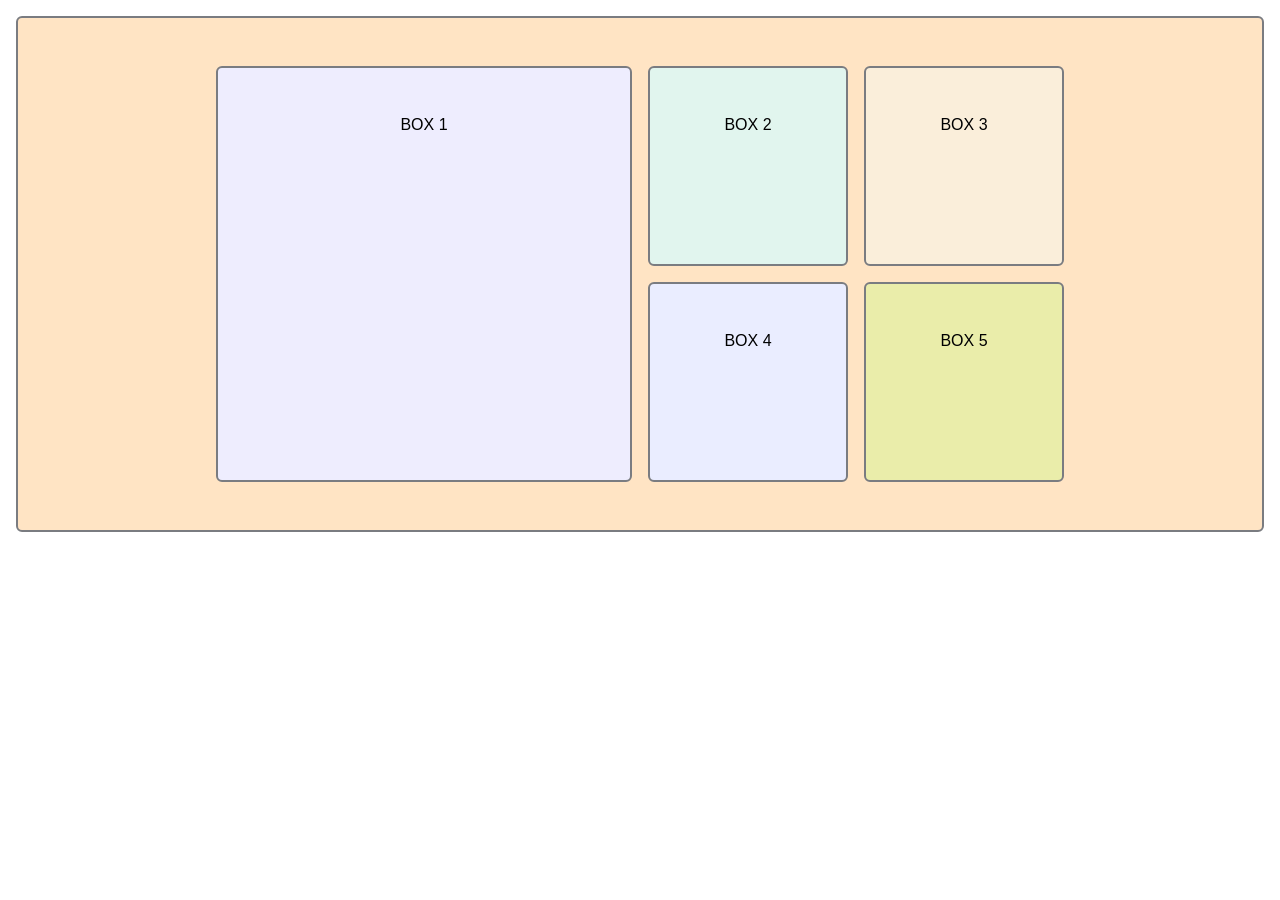
<file: HTML+CSS/Grid/grid.html>
<!DOCTYPE html>
<html lang="en">
<head>
    <meta charset="UTF-8">
    <meta name="viewport" content="width=device-width, initial-scale=1.0">
    <title>Grid CSS</title>
    <link rel="stylesheet" href="grid.css">
</head>
<body>        
        <div class="grid">
            <div class="box" id="box-1" style="grid-area: box-1;">
                    BOX 1
            </div>
            <div class="box" id="box-2" style="grid-area: box-2;">
                    BOX 2
            </div>
            <div class="box" id="box-3" style="grid-area: box-3;">
                    BOX 3
            </div>
            <div class="box" id="box-4" style="grid-area: box-4;">
                    BOX 4
            </div>
            <div class="box" id="box-5" style="grid-area: box-5;">
                    BOX 5
            </div>
            <!-- <div class="box" id="box-6" style="grid-area: box-6;">
                    BOX 6
            </div> -->
        </div>
</body>
</html>
</file>
<file: news.css>
/* ============================================================
   NEWS INDONESIA — Production Grid Layout
   Struktur:
   1. Reset & Variables
   2. Typography & Base
   3. Utilities
   4. Header
   5. Page Layout (CSS Grid utama)
   6. Hero Section
   7. Article Grid
   8. Article Card Component
   9. Sidebar & Widgets
   10. Footer
   11. Responsive (Media Queries)
   ============================================================ */


/* ============================================================
   1. RESET & VARIABLES
   ============================================================ */
*, *::before, *::after {
    margin: 0;
    padding: 0;
    box-sizing: border-box;
}

:root {
    /* Warna */
    --color-primary:    #0f172a;
    --color-secondary:  #334155;
    --color-muted:      #64748b;
    --color-border:     #e2e8f0;
    --color-bg:         #f8fafc;
    --color-surface:    #ffffff;
    --color-accent:     #dc2626;
    --color-accent-bg:  #fef2f2;

    /* Tipografi */
    --font-heading: 'Georgia', 'Times New Roman', serif;
    --font-body:    'Arial', Helvetica, sans-serif;

    /* Spacing */
    --space-xs:  0.5rem;
    --space-sm:  0.75rem;
    --space-md:  1rem;
    --space-lg:  1.5rem;
    --space-xl:  2rem;
    --space-2xl: 3rem;

    /* Border */
    --radius-sm: 4px;
    --radius-md: 8px;
    --radius-lg: 12px;
    --border:    1px solid var(--color-border);

    /* Layout */
    --max-width:      1200px;
    --sidebar-width:  300px;
    --header-height:  64px;
}


/* ============================================================
   2. TYPOGRAPHY & BASE
   ============================================================ */
html {
    font-size: 16px;
    scroll-behavior: smooth;
}

body {
    font-family: var(--font-body);
    background-color: var(--color-bg);
    color: var(--color-primary);
    line-height: 1.6;
    -webkit-font-smoothing: antialiased;
}

a {
    color: inherit;
    text-decoration: none;
}

a:hover {
    color: var(--color-accent);
}

ul, ol {
    list-style: none;
}

img {
    display: block;
    max-width: 100%;
    object-fit: cover;
}

/* Screen reader only — untuk aksesibilitas */
.sr-only {
    position: absolute;
    width: 1px;
    height: 1px;
    padding: 0;
    margin: -1px;
    overflow: hidden;
    clip: rect(0, 0, 0, 0);
    white-space: nowrap;
    border: 0;
}


/* ============================================================
   3. UTILITIES
   ============================================================ */
.section-divider {
    display: flex;
    align-items: center;
    gap: var(--space-md);
    margin: var(--space-xl) 0 var(--space-lg);
}

.section-divider::before,
.section-divider::after {
    content: '';
    flex: 1;
    height: 1px;
    background: var(--color-border);
}

.section-divider span {
    font-size: 0.75rem;
    font-weight: 700;
    letter-spacing: 0.1em;
    text-transform: uppercase;
    color: var(--color-muted);
    white-space: nowrap;
}

/* Placeholder gambar — di production diganti <img> */
.placeholder-img {
    width: 100%;
    height: 100%;
    border-radius: var(--radius-sm);
}

.placeholder-1 { background: linear-gradient(135deg, #667eea 0%, #764ba2 100%); }
.placeholder-2 { background: linear-gradient(135deg, #f093fb 0%, #f5576c 100%); }
.placeholder-3 { background: linear-gradient(135deg, #4facfe 0%, #00f2fe 100%); }
.placeholder-4 { background: linear-gradient(135deg, #43e97b 0%, #38f9d7 100%); }
.placeholder-5 { background: linear-gradient(135deg, #fa709a 0%, #fee140 100%); }
.placeholder-6 { background: linear-gradient(135deg, #a18cd1 0%, #fbc2eb 100%); }


/* ============================================================
   4. HEADER
   ============================================================ */
.site-header {
    position: sticky;
    top: 0;
    z-index: 100;
    background: var(--color-surface);
    border-bottom: var(--border);
    height: var(--header-height);
}

.header-inner {
    /* Grid 3 kolom: logo | nav | tombol */
    display: grid;
    grid-template-columns: auto 1fr auto;
    align-items: center;
    gap: var(--space-xl);

    max-width: var(--max-width);
    margin: 0 auto;
    padding: 0 var(--space-xl);
    height: 100%;
}

/* Logo */
.logo {
    display: flex;
    align-items: center;
    gap: var(--space-sm);
    font-family: var(--font-heading);
    font-weight: 700;
    font-size: 1.1rem;
    color: var(--color-primary);
    white-space: nowrap;
}

.logo-mark {
    display: flex;
    align-items: center;
    justify-content: center;
    width: 32px;
    height: 32px;
    background: var(--color-accent);
    color: white;
    font-size: 0.8rem;
    font-weight: 700;
    border-radius: var(--radius-sm);
    font-family: var(--font-body);
    flex-shrink: 0;
}

/* Navigasi header */
.nav-list {
    display: flex;
    align-items: center;
    gap: var(--space-xs);
    justify-content: center;
}

.nav-link {
    font-size: 0.875rem;
    font-weight: 500;
    color: var(--color-secondary);
    padding: var(--space-xs) var(--space-sm);
    border-radius: var(--radius-sm);
    transition: color 0.15s, background 0.15s;
    white-space: nowrap;
}

.nav-link:hover,
.nav-link.active {
    color: var(--color-accent);
    background: var(--color-accent-bg);
}

/* Tombol subscribe */
.btn-subscribe {
    padding: var(--space-xs) var(--space-md);
    background: var(--color-primary);
    color: white;
    border: none;
    border-radius: var(--radius-sm);
    font-size: 0.875rem;
    font-weight: 600;
    cursor: pointer;
    white-space: nowrap;
    transition: background 0.15s;
}

.btn-subscribe:hover {
    background: var(--color-accent);
}


/* ============================================================
   5. PAGE LAYOUT — CSS Grid Utama
   ============================================================ */

/*
   Layout 2 kolom:
   - main    → mengisi sisa ruang
   - sidebar → lebar tetap 300px
*/
.page-layout {
    display: grid;
    grid-template-columns: 1fr var(--sidebar-width);
    gap: var(--space-2xl);
    align-items: start;

    max-width: var(--max-width);
    margin: 0 auto;
    padding: var(--space-xl) var(--space-xl);
}

main {
    min-width: 0; /* cegah konten panjang bikin main overflow */
}


/* ============================================================
   6. HERO SECTION
   ============================================================ */
.hero-section {
    margin-bottom: var(--space-xl);
}

/*
   Hero Grid — 3 kolom:
   - artikel featured → span 2 kolom
   - 2 artikel sekunder → masing-masing 1 kolom, susun vertikal
*/
.hero-grid {
    display: grid;
    grid-template-columns: 2fr 1fr;
    grid-template-rows: auto auto;
    gap: var(--space-md);
}

.article-featured {
    grid-row: 1 / 3; /* span 2 baris — artikel besar di kiri */
}

.article-secondary {
    /* otomatis mengisi sisa slot di kanan */
}


/* ============================================================
   7. ARTICLE GRID — Card Grid Responsif
   ============================================================ */

/*
   auto-fit + minmax = responsif tanpa media query:
   - Desktop: 3 kolom (280px masing-masing)
   - Tablet:  2 kolom
   - Mobile:  1 kolom
*/
.article-grid {
    display: grid;
    grid-template-columns: repeat(auto-fit, minmax(280px, 1fr));
    gap: var(--space-lg);
}


/* ============================================================
   8. ARTICLE CARD COMPONENT
   ============================================================ */
.article-card {
    background: var(--color-surface);
    border: var(--border);
    border-radius: var(--radius-md);
    overflow: hidden;
    transition: box-shadow 0.2s, transform 0.2s;
    display: flex;
    flex-direction: column;
}

.article-card:hover {
    box-shadow: 0 4px 16px rgba(0, 0, 0, 0.08);
    transform: translateY(-2px);
}

/* Wrapper gambar */
.card-img-wrap {
    position: relative;
    height: 200px;
    overflow: hidden;
    flex-shrink: 0;
}

.card-img-wrap--sm {
    height: 120px;
}

.card-img {
    width: 100%;
    height: 100%;
    transition: transform 0.3s ease;
}

.article-card:hover .card-img {
    transform: scale(1.03);
}

/* Label kategori — absolute di atas gambar */
.card-category {
    position: absolute;
    bottom: var(--space-sm);
    left: var(--space-sm);
    background: var(--color-accent);
    color: white;
    font-size: 0.7rem;
    font-weight: 700;
    letter-spacing: 0.05em;
    text-transform: uppercase;
    padding: 3px 8px;
    border-radius: var(--radius-sm);
}

/* Body card */
.card-body {
    padding: var(--space-md);
    display: flex;
    flex-direction: column;
    gap: var(--space-sm);
    flex: 1;
}

/* Judul artikel — 3 variasi ukuran */
.card-title {
    font-family: var(--font-heading);
    line-height: 1.35;
    color: var(--color-primary);
}

.card-title a:hover {
    color: var(--color-accent);
}

.card-title--lg { font-size: 1.5rem; }
.card-title--md { font-size: 1rem; }
.card-title--sm { font-size: 1rem; }

/* Excerpt/ringkasan */
.card-excerpt {
    font-size: 0.9rem;
    color: var(--color-secondary);
    line-height: 1.6;
}

.card-excerpt--sm {
    /* Display -webkit-box untuk line clamp — cukup 2 baris di card kecil */
    display: -webkit-box;
    -webkit-line-clamp: 2;
    -webkit-box-orient: vertical;
    overflow: hidden;
}

/* Meta info — tanggal, durasi baca */
.card-meta {
    display: flex;
    align-items: center;
    gap: var(--space-xs);
    font-size: 0.8rem;
    color: var(--color-muted);
    margin-top: auto; /* selalu di bagian bawah card */
}

.meta-sep {
    color: var(--color-border);
}


/* ============================================================
   9. SIDEBAR & WIDGETS
   ============================================================ */
aside {
    display: flex;
    flex-direction: column;
    gap: var(--space-lg);
    position: sticky; /* sidebar sticky saat scroll */
    top: calc(var(--header-height) + var(--space-md));
}

/* Widget container */
.widget {
    background: var(--color-surface);
    border: var(--border);
    border-radius: var(--radius-md);
    padding: var(--space-lg);
}

.widget--accent {
    background: var(--color-primary);
    border-color: var(--color-primary);
    color: white;
}

.widget-title {
    font-family: var(--font-heading);
    font-size: 1rem;
    font-weight: 700;
    margin-bottom: var(--space-md);
    padding-bottom: var(--space-sm);
    border-bottom: 2px solid var(--color-accent);
    display: inline-block;
}

.widget--accent .widget-title {
    border-bottom-color: rgba(255,255,255,0.3);
}

.widget-desc {
    font-size: 0.875rem;
    color: rgba(255,255,255,0.8);
    margin-bottom: var(--space-md);
    line-height: 1.6;
}

/* Trending list */
.trending-list {
    display: flex;
    flex-direction: column;
    gap: var(--space-md);
}

.trending-item {
    display: flex;
    gap: var(--space-md);
    align-items: flex-start;
}

.trending-num {
    font-size: 1.5rem;
    font-weight: 700;
    color: var(--color-border);
    font-family: var(--font-heading);
    line-height: 1;
    flex-shrink: 0;
    width: 28px;
}

.trending-link {
    font-size: 0.875rem;
    font-weight: 600;
    line-height: 1.4;
    color: var(--color-primary);
}

.trending-link:hover {
    color: var(--color-accent);
}

/* Category pills grid */
.category-grid {
    display: flex;
    flex-wrap: wrap;
    gap: var(--space-xs);
}

.category-pill {
    font-size: 0.75rem;
    font-weight: 600;
    padding: 5px 12px;
    background: var(--color-bg);
    border: var(--border);
    border-radius: 99px;
    color: var(--color-secondary);
    transition: all 0.15s;
}

.category-pill:hover {
    background: var(--color-accent);
    border-color: var(--color-accent);
    color: white;
}

/* Newsletter form */
.newsletter-form {
    display: flex;
    flex-direction: column;
    gap: var(--space-sm);
}

.newsletter-input {
    width: 100%;
    padding: var(--space-sm) var(--space-md);
    background: rgba(255,255,255,0.1);
    border: 1px solid rgba(255,255,255,0.2);
    border-radius: var(--radius-sm);
    color: white;
    font-size: 0.875rem;
    outline: none;
    transition: border-color 0.15s;
}

.newsletter-input::placeholder { color: rgba(255,255,255,0.5); }
.newsletter-input:focus { border-color: rgba(255,255,255,0.6); }

.newsletter-btn {
    width: 100%;
    padding: var(--space-sm);
    background: var(--color-accent);
    color: white;
    border: none;
    border-radius: var(--radius-sm);
    font-size: 0.875rem;
    font-weight: 600;
    cursor: pointer;
    transition: background 0.15s;
}

.newsletter-btn:hover {
    background: #b91c1c;
}


/* ============================================================
   10. FOOTER
   ============================================================ */
.site-footer {
    background: var(--color-primary);
    color: rgba(255,255,255,0.7);
    margin-top: var(--space-2xl);
}

.footer-inner {
    display: grid;
    grid-template-columns: 1fr 2fr;
    gap: var(--space-2xl);

    max-width: var(--max-width);
    margin: 0 auto;
    padding: var(--space-2xl) var(--space-xl);
}

.footer-brand .logo {
    color: white;
    margin-bottom: var(--space-md);
}

.footer-tagline {
    font-size: 0.875rem;
    line-height: 1.6;
}

.footer-links-grid {
    display: grid;
    grid-template-columns: repeat(3, 1fr);
    gap: var(--space-xl);
}

.footer-heading {
    font-size: 0.75rem;
    font-weight: 700;
    letter-spacing: 0.1em;
    text-transform: uppercase;
    color: white;
    margin-bottom: var(--space-md);
}

.footer-list {
    display: flex;
    flex-direction: column;
    gap: var(--space-sm);
}

.footer-list a {
    font-size: 0.875rem;
    color: rgba(255,255,255,0.6);
    transition: color 0.15s;
}

.footer-list a:hover {
    color: white;
}

/* Footer bottom bar */
.footer-bottom {
    display: flex;
    justify-content: space-between;
    align-items: center;
    gap: var(--space-md);

    max-width: var(--max-width);
    margin: 0 auto;
    padding: var(--space-md) var(--space-xl);
    border-top: 1px solid rgba(255,255,255,0.1);
    font-size: 0.8rem;
}

.footer-bottom-nav {
    display: flex;
    gap: var(--space-md);
}

.footer-bottom-nav a {
    color: rgba(255,255,255,0.5);
    transition: color 0.15s;
}

.footer-bottom-nav a:hover {
    color: white;
}


/* ============================================================
   11. RESPONSIVE — MEDIA QUERIES
   ============================================================ */

/* Tablet — layar < 1024px */
@media (max-width: 1024px) {

    /* Layout: sidebar pindah ke bawah main */
    .page-layout {
        grid-template-columns: 1fr;
        padding: var(--space-lg);
    }

    aside {
        position: static; /* sidebar tidak sticky di tablet/mobile */
    }

    /* Footer: brand di atas, links di bawah */
    .footer-inner {
        grid-template-columns: 1fr;
        gap: var(--space-xl);
    }
}

/* Tablet kecil — layar < 768px */
@media (max-width: 768px) {

    /* Header: sembunyikan nav tengah — di production diganti hamburger menu */
    .header-inner {
        grid-template-columns: 1fr auto;
    }

    nav {
        display: none;
    }

    /* Hero grid: jadi 1 kolom */
    .hero-grid {
        grid-template-columns: 1fr;
        grid-template-rows: auto;
    }

    .article-featured {
        grid-row: auto;
    }

    /* Card gambar lebih kecil */
    .card-img-wrap { height: 160px; }
    .card-img-wrap--sm { height: 160px; }

    .card-title--lg { font-size: 1.25rem; }

    /* Footer links: 2 kolom */
    .footer-links-grid {
        grid-template-columns: repeat(2, 1fr);
    }
}

/* Mobile — layar < 480px */
@media (max-width: 480px) {

    :root {
        --space-xl: 1.25rem;
        --space-2xl: 2rem;
    }

    .page-layout {
        padding: var(--space-md);
    }

    /* Article grid: 1 kolom penuh */
    .article-grid {
        grid-template-columns: 1fr;
    }

    /* Footer links: 1 kolom */
    .footer-links-grid {
        grid-template-columns: 1fr;
    }

    .footer-bottom {
        flex-direction: column;
        text-align: center;
    }

    .logo-text {
        display: none; /* di mobile sangat kecil, sembunyikan teks logo */
    }
}
</file>
<file: Flexbox/flexbox.css>
* {
    padding: 0;
    margin: 0;
    font-family: Arial, Helvetica, sans-serif;
    box-sizing: border-box;
}

:root {
    --border: 2px solid #7a7c81;
    --radius: 6px;  
    --box-padding: 3rem;
}

body {
    display: flex;
    align-items: flex-start;    
}

/* FLEXBOX!!! */
.wrapper {
    display: flex;
    flex-wrap: wrap;        
    gap: 1rem;
    align-items: flex-start; 
    min-height: 50vh;        
    width: 100%;             
    margin: 1rem;
    padding: 1.5rem;         
    border: var(--border);
    border-radius: var(--radius);
    background-color: white;
}

.fbox {
    flex: 1 1 180px;         
    padding: var(--box-padding);
    border: var(--border);
    border-radius: var(--radius);
    min-height: 80px;        
    text-align: center;    
}

#box-1 { background-color: #EEEDFE; }
#box-2 { background-color: #E1F5EE; }
#box-3 { background-color: #FAEEDA; }
#box-4 { background-color: #EAEDFF; }
#box-5 { background-color: #aeffe3; }
#box-6 { background-color: #FAEEDA; }
</file>
<file: Grid/grid.css>
* {
    padding: 0;
    margin: 0;
    font-family: Arial, Helvetica, sans-serif;
    box-sizing: border-box;
}

:root {    
    --border: 2px solid #7a7c81;
    --radius: 6px;  
    --box-padding: 3rem;
}

.grid {
    background-color: bisque;
    border: var(--border);
    border-radius: var(--radius);
    margin: 1rem;
    padding: 3rem;
    display: grid;
    grid-template-columns: 200px 200px 400px;
    grid-template-rows: 200px 200px 200px;
    gap: 1em;
}

.box {
    background-color: white;
    border: var(--border);
    border-radius: var(--radius);
    padding: var(--box-padding);
    text-align: center;    
}

#box-1 { background-color: #EEEDFE; }
#box-2 { background-color: #E1F5EE; }
#box-3 { background-color: #FAEEDA; }
#box-4 { background-color: #EAEDFF; }
#box-5 { background-color: #EAEDAA; }
#box-6 { background-color: #EAEDCC; }
</file>
<file: HTML+CSS/train-style.css>
/*=========================================================rszkaa — Portfolio CSS  v2
   Tema: Neo-Brutalist · Grid Background · Responsive
   ============================================================
   1.  Variables & Reset
   2.  Base
   3.  Utilities & Buttons
   4.  Navbar
   5.  Page Wrapper — shared grid background
   6.  Hero Section
   7.  Typewriter + Cursor
   8.  Hero Card & Illustration
   9.  About Section
   10. Skills Section
   11. Contact Section
   12. Bottom Bar
   13. Animations
   14. Responsive    
  /*============================================================
   1. VARIABLES & RESET
   ============================================================ */
:root {
  --clr-primary:   #1591DC;
  --clr-main:      #4BB8FA;
  --clr-text:      #2e2a2a;
  --clr-muted:     #6b6b6b;
  --clr-black:     #0d0d0d;
  --clr-warm:      #FFFAF0;
  --clr-success:   #1a7a4a;
  --clr-accent:    #1591DC;

  --border:      1px solid #d0d0d0;
  --border-brut: 2px solid var(--clr-black);

  --radius:    8px;
  --nav-h:     72px;   

  
  --sh-sm: 3px 3px 0 var(--clr-black);
  --sh-md: 6px 6px 0 var(--clr-black);
  --sh-lg: 9px 9px 0 var(--clr-black);

  
  --grid-color: rgba(21, 145, 220, 0.11);
  --grid-size:  40px;
}

*, *::before, *::after {
  margin: 0; padding: 0;
  box-sizing: border-box;
}

html {
  font-size: 16px;
  scroll-behavior: smooth;
  scroll-padding-top: calc(var(--nav-h) + 20px);
}

body {
  font-family: 'Ubuntu', sans-serif;
  background: linear-gradient(
    135deg,
    #d6eeff 0%,
    #4BB8FA 60%,
    #1591DC 100%
  );
  background-attachment: fixed;
  color: var(--clr-text);
  overflow-x: hidden;
  min-height: 100vh;
}

img, svg { max-width: 100%; display: block; }
a { text-decoration: none; color: inherit; }
ul { list-style: none; }
button { font-family: 'Ubuntu', sans-serif; cursor: pointer; border: none; }


  /*============================================================
   2. BASE TYPOGRAPHY
   ============================================================ */
.section-heading {
  font-family: 'ubuntu', sans-Georgia, serif;
  font-size: clamp(2rem, 4vw, 3rem);
  font-weight: 700;
  line-height: 1.15;
  color: var(--clr-black);
  margin-bottom: 1.5rem;
}
.section-heading--light { color: var(--clr-warm); }

.accent-dot { color: var(--clr-primary); }

.section-tag {
  display: inline-block;
  font-size: 0.7rem;
  font-weight: 700;
  letter-spacing: 0.15em;
  text-transform: uppercase;
  color: var(--clr-primary);
  background: rgba(21, 145, 220, 0.08);
  border: 1px solid rgba(21, 145, 220, 0.25);
  border-radius: 4px;
  padding: 4px 12px;
  margin-bottom: 1rem;
}
.section-tag--light {
  color: rgba(255,255,255,0.9);
  background: rgba(255,255,255,0.1);
  border-color: rgba(255,255,255,0.25);
}


  /*============================================================
   3. UTILITIES & BUTTONS
   ============================================================ */
.container {
  width: 100%;
  max-width: 1160px;
  margin-inline: auto;
  padding-inline: 2.5rem;
}


.section {
  padding-block: 5rem;
  
  background: transparent;
}


.btn {
  display: inline-flex;
  align-items: center;
  gap: 7px;
  padding: 0.65rem 1.5rem;
  font-size: 0.9rem;
  font-weight: 700;
  border: var(--border-brut);
  border-radius: var(--radius);
  cursor: pointer;
  font-family: 'Ubuntu', sans-serif;
  transition: transform 0.12s ease, box-shadow 0.12s ease;
  white-space: nowrap;
}

.btn-primary {
  background: var(--clr-primary);
  color: white;
  box-shadow: var(--sh-md);
}
.btn-primary:hover  { transform: translate(-2px,-2px); box-shadow: var(--sh-lg); }
.btn-primary:active { transform: translate(4px,4px);   box-shadow: none; }

.btn-ghost {
  background: var(--clr-warm);
  color: var(--clr-black);
  box-shadow: var(--sh-md);
}
.btn-ghost:hover  { background: var(--clr-black); color: white; transform: translate(-2px,-2px); box-shadow: var(--sh-lg); }
.btn-ghost:active { transform: translate(4px,4px); box-shadow: none; }

.btn-full { width: 100%; justify-content: center; }


  /*============================================================
   4. NAVBAR
   ============================================================ */
.navbar {
  position: fixed;
  top: 9px;
  left: 90px;
  right: 90px;
  z-index: 999;

  display: flex;
  justify-content: space-between;
  align-items: center;
  padding: 14px 40px;

  background-color: var(--clr-warm);
  border: var(--border-brut);    
  border-radius: var(--radius);

  filter: drop-shadow(0 8px 24px rgba(0,0,0,0.15));
  transition: padding 0.3s ease, top 0.3s ease;
  will-change: transform;
  transform: translateZ(0);
}

.navbar.scrolled {
  top: 4px;
  
  left: 130px;    
  right: 130px;   

  padding: 10px 28px;
}


.nav-logo {
  font-size: clamp(1.2rem, 2.5vw, 1.9rem);
  font-weight: 700;
  padding: 0.15em 0.4em;
  color: white;
  background: var(--clr-primary);
  border: var(--border-brut);
  border-radius: 11px;
  box-shadow: var(--sh-md);
  transition: transform 0.12s ease, box-shadow 0.12s ease;
  white-space: nowrap;
  line-height: 1;
}
.nav-logo:hover  { transform: translate(-2px,-2px); box-shadow: var(--sh-lg); }
.nav-logo:active { transform: translate(4px,4px);   box-shadow: none; }


.nav-list {
  display: flex;
  align-items: center;
  gap: 2rem;
}

.nav-link:not(#contact-link) {
  font-weight: 500;
  font-size: 0.92rem;
  padding: 0.4em 0.75em;
  border-bottom: 2px solid transparent;
  transition: border-color 0.2s, transform 0.15s;
}
.nav-link:not(#contact-link):hover,
.nav-link:not(#contact-link).active {
  border-bottom-color: var(--clr-primary);
  transform: translateY(-2px);
}

#contact-link {
  padding: 0.45em 1.1em;
  color: white;
  background: var(--clr-primary);
  border: var(--border-brut);
  border-top-left-radius: 18px;
  border-bottom-right-radius: 18px;
  box-shadow: var(--sh-md);
  font-weight: 700;
  font-size: 0.9rem;
  transition: transform 0.12s ease, box-shadow 0.12s ease;
}
#contact-link:hover  { transform: translate(-2px,-2px); box-shadow: var(--sh-lg); }
#contact-link:active { transform: translate(4px,4px);   box-shadow: none; }


.nav-toggle {
  display: none;
  flex-direction: column;
  gap: 5px;
  background: none;
  border: none;
  padding: 6px;
  cursor: pointer;
}
.bar {
  display: block;
  width: 24px; height: 2px;
  background: var(--clr-black);
  border-radius: 2px;
  transition: transform 0.3s ease, opacity 0.3s ease;
}
.nav-toggle[aria-expanded="true"] .bar:nth-child(1) { transform: translateY(7px) rotate(45deg); }
.nav-toggle[aria-expanded="true"] .bar:nth-child(2) { opacity: 0; }
.nav-toggle[aria-expanded="true"] .bar:nth-child(3) { transform: translateY(-7px) rotate(-45deg); }



/*============================================================   Semua section (hero, about, skills) duduk di atas
   5. PAGE WRAPPER — shared grid background
      background grid ini. Contact berada di luar.
   ============================================================ */
.page-wrapper {
  position: relative;
  margin: calc(var(--nav-h) + 28px) 9px 0;
  border-radius: var(--radius);
  border: var(--border-brut);
  background-color: var(--clr-warm);

  
  overflow: hidden;
}


.page-wrapper::before {
  content: '';
  position: absolute;
  inset: 0;
  background-image:
    linear-gradient(var(--grid-color) 1px, transparent 1px),
    linear-gradient(90deg, var(--grid-color) 1px, transparent 1px);
  background-size: var(--grid-size) var(--grid-size);
  pointer-events: none;
  z-index: 0;
}


.page-wrapper > * {
  position: relative;
  z-index: 1;
}


.about-section,
.skills-section {
  border-top: 1px dashed rgba(21, 145, 220, 0.25);
}


  /*============================================================
   6. HERO SECTION
   ============================================================ */
.hero-section {
  min-height: calc(100vh - var(--nav-h) - 40px);
  padding: 4rem 0 5rem;
  display: flex;
  flex-direction: column;
  justify-content: center;
}

.hero-inner {
  display: grid;
  grid-template-columns: 1.05fr 0.95fr;
  gap: 3rem;
  align-items: center;
}


.hero-badge {
  display: inline-flex;
  align-items: center;
  gap: 8px;
  padding: 5px 14px;
  background: rgba(21,145,220,0.08);
  border: 1px solid rgba(21,145,220,0.3);
  border-radius: 99px;
  font-size: 0.78rem;
  font-weight: 600;
  color: var(--clr-primary);
  margin-bottom: 1.25rem;
  animation: fadeUp 0.7s ease both;
}

.badge-dot {
  width: 7px; height: 7px;
  border-radius: 50%;
  background: #22c55e;
  box-shadow: 0 0 0 3px rgba(34,197,94,0.2);
  animation: pulse 2s infinite;
}


.hero-heading {
  font-family: 'ubuntu', sans-Georgia, serif;
  font-size: clamp(2.8rem, 5vw, 4.4rem);
  font-weight: 700;
  line-height: 1.08;
  color: var(--clr-black);
  margin-bottom: 1.25rem;
  animation: fadeUp 0.7s 0.08s ease both;
}

.hero-hi {
  display: block;
  font-family: 'Ubuntu', sans-serif;
  font-size: 0.36em;
  font-weight: 400;
  letter-spacing: 0.07em;
  color: var(--clr-muted);
  margin-bottom: 0.2em;
}

.hero-name { display: block; }

.hero-role {
  display: block;
  font-family: 'Ubuntu', sans-serif;
  font-size: 0.4em;
  font-weight: 400;
  color: var(--clr-muted);
  margin-top: 0.3em;
}


.hero-desc {
  max-width: 480px;
  color: var(--clr-muted);
  line-height: 1.8;
  margin-bottom: 2rem;
  animation: fadeUp 0.7s 0.16s ease both;
}


.hero-actions {
  display: flex;
  gap: 1rem;
  flex-wrap: wrap;
  margin-bottom: 2.5rem;
  animation: fadeUp 0.7s 0.24s ease both;
}


.hero-stats {
  display: flex;
  align-items: center;
  gap: 1.75rem;
  animation: fadeUp 0.7s 0.32s ease both;
}

.stat-item  { display: flex; flex-direction: column; gap: 2px; }
.stat-num   {
  font-family: 'ubuntu', sans-serif;
  font-size: 1.75rem;
  font-weight: 700;
  color: var(--clr-primary);
  line-height: 1;
}
.stat-label { font-size: 0.72rem; color: var(--clr-muted); font-weight: 500; }
.stat-divider { width: 1px; height: 34px; background: rgba(0,0,0,0.12); }


.scroll-indicator {
  position: relative;
  z-index: 1;
  display: flex;
  align-items: center;
  gap: 0.75rem;
  margin-top: 3rem;
  padding-left: 2.5rem;
  color: var(--clr-muted);
  font-size: 0.68rem;
  letter-spacing: 0.13em;
  text-transform: uppercase;
}
.scroll-line {
  width: 48px; height: 2px;
  background: rgba(0,0,0,0.12);
  border-radius: 2px;
  position: relative;
  overflow: hidden;
}
.scroll-line::after {
  content: '';
  position: absolute;
  left: -100%; width: 100%; height: 100%;
  background: var(--clr-primary);
  animation: scrollSlide 2s ease-in-out infinite;
}


  /*============================================================
   7. TYPEWRITER + CURSOR
   ============================================================ */
.typewriter-wrap { display: inline; }

.typewriter {
  color: var(--clr-primary);
  font-weight: 700;
}

.cursor {
  display: inline-block;
  color: var(--clr-primary);
  margin-left: 1px;
  animation: blink 0.75s step-end infinite;
}


  /*============================================================
   8. HERO CARD & ILLUSTRATION — v2 (foto + badges besar)
   ============================================================ */
.hero-visual {
  position: relative;
  animation: fadeUp 0.7s 0.1s ease both;
  
  padding-top: 220px;
}


.hero-illus-wrap {
  position: absolute;
  top: -60px;      
  left: 50%;
  transform: translateX(-50%);
  width: 220px;
  height: 280px;
  z-index: 10;  
}


.hero-photo {
  width: 100%;
  height: 100%;
  object-fit: contain;  
  object-position: bottom center;  
filter:
  drop-shadow(0 0 1px var(--clr-primary))
  drop-shadow(0 0 2px var(--clr-primary))
  drop-shadow(0 0 4px var(--clr-primary))   
  drop-shadow(0 12px 28px rgba(0,0,0,0.22));
}


.tech-badge {
  position: absolute;
  display: flex;
  align-items: center;
  gap: 6px;
  padding: 7px 14px;
  background: white;
  border: var(--border-brut);
  border-radius: 8px;
  box-shadow: var(--sh-md);
  white-space: nowrap;
  animation: floatBadge 3s ease-in-out infinite;
}


.badge-html  { top: 20px;  left: -65px;  animation-delay: 0s;   }
.badge-css   { top: 80px;  right: -70px; animation-delay: 0.7s; }
.badge-js    { top: 140px; left: -60px;  animation-delay: 1.4s; }
.badge-react { top: 140px; right: -65px; animation-delay: 2.1s; }

.badge-icon {
  font-size: 1rem;
  font-weight: 800;
  font-family: 'Ubuntu', sans-serif;
  line-height: 1;
}

.badge-text {
  font-size: 0.78rem;
  font-weight: 700;
  color: var(--clr-black);
  font-family: 'Ubuntu', sans-serif;
}



@keyframes floatBadge {
  0%, 100% { transform: translateY(0); }
  50%       { transform: translateY(-6px); }
}


.hero-card {
  position: relative;
  background: white;
  border: 2px solid #1591DC;
  border-radius: 14px;
  padding: 1.5rem;
  box-shadow: var(--sh-lg);
  
  padding-top: 1.5rem;
}

.card-top {
  display: flex;
  align-items: center;
  gap: 0.75rem;
  margin-bottom: 1rem;
  padding-bottom: 1rem;
  border-bottom: 1px solid #eee;
}

.card-avatar {
  width: 42px; height: 42px;
  border-radius: 50%;
  background: var(--clr-primary);
  color: white;
  display: flex;
  align-items: center;
  justify-content: center;
  font-family: 'ubuntu', sans-serif;
  font-size: 1.2rem;
  font-weight: 700;
  border: var(--border-brut);
  flex-shrink: 0;
}

.card-info       { flex: 1; }
.card-info strong { display: block; font-size: 0.88rem; font-weight: 700; }
.card-info span   { font-size: 0.75rem; color: var(--clr-muted); }

.card-status {
  display: flex;
  align-items: center;
  gap: 5px;
  font-size: 0.7rem;
  color: var(--clr-success);
  font-weight: 600;
}

.status-dot {
  width: 7px; height: 7px;
  border-radius: 50%;
  background: var(--clr-success);
  animation: pulse 2s infinite;
}

.card-stack {
  display: flex;
  flex-wrap: wrap;
  gap: 5px;
  margin-bottom: 1rem;
}

.stack-tag {
  font-size: 0.68rem;
  font-weight: 700;
  padding: 2px 9px;
  background: rgba(21,145,220,0.07);
  border: 1px solid rgba(21,145,220,0.2);
  border-radius: 4px;
  color: var(--clr-primary);
}

.card-quote {
  font-family: 'ubuntu', sans-serif;
  font-style: italic;
  font-size: 0.84rem;
  color: var(--clr-muted);
  line-height: 1.5;
  padding-top: 0.75rem;
  border-top: 1px solid #eee;
}


  /*============================================================
   9. ABOUT SECTION
   ============================================================ */
.about-grid {
  display: grid;
  grid-template-columns: 1.3fr 0.7fr;
  gap: 4rem;
  align-items: center;
}

.about-desc {
  color: var(--clr-muted);
  line-height: 1.8;
  margin-bottom: 0.9rem;
  font-size: 0.95rem;
}

.about-list {
  margin-top: 1.5rem;
  display: flex;
  flex-direction: column;
  gap: 0.65rem;
}
.about-item { display: flex; align-items: center; gap: 0.75rem; font-size: 0.9rem; }
.item-icon  { color: var(--clr-primary); font-size: 0.8rem; }


.about-card {
  background: white;
  border: var(--border-brut);
  border-radius: 12px;
  padding: 2rem 1.5rem;
  box-shadow: var(--sh-md);
  text-align: center;
}

.about-avatar-wrap {
  position: relative;
  width: 90px; height: 90px;
  margin: 0 auto 1rem;
}
.about-avatar {
  width: 100%; height: 100%;
  border-radius: 50%;
  background: var(--clr-primary);
  border: var(--border-brut);
  display: flex;
  align-items: center;
  justify-content: center;
  font-family: 'ubuntu', sans-serif;
  font-size: 2.2rem;
  font-weight: 700;
  color: white;
}
.about-ring {
  position: absolute;
  inset: -8px;
  border-radius: 50%;
  border: 2px dashed rgba(21,145,220,0.3);
  animation: spin 15s linear infinite;
}

.about-name { font-family: 'ubuntu', sans-serif; font-size: 1.2rem; margin-bottom: 3px; }
.about-role { font-size: 0.8rem; color: var(--clr-muted); margin-bottom: 1rem; }

.about-badges { display: flex; flex-wrap: wrap; gap: 5px; justify-content: center; }
.badge {
  font-size: 0.7rem;
  padding: 4px 10px;
  background: rgba(21,145,220,0.06);
  border: 1px solid rgba(21,145,220,0.2);
  border-radius: 99px;
  color: var(--clr-primary);
  font-weight: 600;
}


  /*============================================================
   10. SKILLS SECTION
   ============================================================ */
.skills-grid {
  display: grid;
  grid-template-columns: repeat(auto-fit, minmax(190px, 1fr));
  gap: 1rem;
  margin-top: 2.5rem;
}

.skill-card {
  background: white;
  border: var(--border-brut);
  border-radius: var(--radius);
  padding: 1.2rem;
  box-shadow: var(--sh-sm);
  transition: transform 0.15s ease, box-shadow 0.15s ease;
}
.skill-card:hover { transform: translate(-2px,-2px); box-shadow: var(--sh-md); }

.sk-proficient {
  border-color: var(--clr-primary);
  background: rgba(21,145,220,0.03);
}

.sk-header {
  display: flex;
  align-items: center;
  gap: 0.7rem;
  margin-bottom: 0.6rem;
}

.sk-icon {
  width: 38px; height: 38px;
  border-radius: 6px;
  border: var(--border-brut);
  display: flex;
  align-items: center;
  justify-content: center;
  font-size: 0.72rem;
  font-weight: 700;
  flex-shrink: 0;
}
.si-html    { background: #e34f26; color: white; }
.si-css     { background: #264de4; color: white; }
.si-js      { background: #f7df1e; color: #1a1a1a; }
.si-tw      { background: #38bdf8; color: #0c4a6e; }
.si-react   { background: #00d8ff; color: #1a1a1a; }
.si-laravel { background: #ff2d20; color: white; }

.sk-meta  { flex: 1; min-width: 0; }
.sk-name  { font-size: 0.9rem; font-weight: 700; color: var(--clr-black); white-space: nowrap; }
.sk-level { font-size: 0.68rem; color: var(--clr-muted); font-weight: 500; }
.sk-desc  { font-size: 0.76rem; color: var(--clr-muted); margin-bottom: 0.7rem; }

.sk-bar-wrap { display: flex; align-items: center; gap: 8px; }
.sk-bar {
  flex: 1; height: 4px;
  background: #e5e7eb;
  border-radius: 99px;
  overflow: hidden;
}
.sk-fill {
  height: 100%;
  width: 0;
  background: var(--clr-primary);
  border-radius: 99px;
  transition: width 1.1s cubic-bezier(0.16, 1, 0.3, 1);
}
.sk-fill.animate { width: var(--w); }
.sk-pct { font-size: 0.7rem; color: var(--clr-muted); min-width: 28px; text-align: right; }



    /*============================================================11. CONTACT SECTION
   Contact berada DI LUAR page-wrapper — punya latar sendiri
   ============================================================ */
.contact-section {
  background: var(--clr-black);
  padding-block: 5rem;
  margin-inline: 9px;
  margin-top: 0;
  margin-bottom: 0;
  border: var(--border-brut);
  border-top: none; 
  border-radius: 0 0 var(--radius) var(--radius);
}

.contact-grid {
  display: grid;
  grid-template-columns: 1fr 1.2fr;
  gap: 3rem;
  align-items: start;
  margin-top: 2rem;
}

.contact-desc {
  color: rgba(255,255,255,0.6);
  line-height: 1.8;
  margin-bottom: 1.5rem;
  font-size: 0.95rem;
}

.contact-items { display: flex; flex-direction: column; gap: 0.75rem; }

.contact-item {
  display: flex;
  align-items: center;
  gap: 0.75rem;
  font-size: 0.9rem;
  color: rgba(255,255,255,0.75);
  padding: 0.75rem 1rem;
  background: rgba(255,255,255,0.05);
  border: 1px solid rgba(255,255,255,0.12);
  border-radius: var(--radius);
  transition: background 0.15s, color 0.15s, border-color 0.15s;
}
.contact-item:hover {
  background: rgba(21,145,220,0.15);
  border-color: var(--clr-primary);
  color: white;
}
.ci-icon { width: 28px; text-align: center; color: var(--clr-primary); font-size: 1rem; }


.contact-form {
  background: rgba(255,255,255,0.04);
  border: 1px solid rgba(255,255,255,0.1);
  border-radius: var(--radius);
  padding: 2rem;
  display: flex;
  flex-direction: column;
  gap: 1rem;
}

.form-group { display: flex; flex-direction: column; gap: 5px; }
.form-label { font-size: 0.78rem; font-weight: 700; color: rgba(255,255,255,0.7); }

.form-input {
  padding: 0.7rem 1rem;
  background: rgba(255,255,255,0.06);
  border: 1px solid rgba(255,255,255,0.12);
  border-radius: var(--radius);
  font-family: 'Ubuntu', sans-serif;
  font-size: 0.9rem;
  color: white;
  outline: none;
  transition: border-color 0.2s, background 0.2s;
  width: 100%;
}
.form-input::placeholder { color: rgba(255,255,255,0.25); }
.form-input:focus {
  border-color: var(--clr-primary);
  background: rgba(255,255,255,0.09);
}
.form-textarea { resize: vertical; min-height: 110px; }


  /*============================================================
   12. BOTTOM BAR
   ============================================================ */
.bottom-bar {
  position: fixed;
  bottom: 0;
  left: 9px;
  right: 9px;
  z-index: 200;

  display: flex;
  justify-content: center;
  align-items: center;
  gap: 1.5rem;
  padding: 14px 40px;

  background-color: var(--clr-warm);
  border: var(--border-brut);
  border-top: 3px solid var(--clr-primary);
  border-bottom-left-radius: var(--radius);
  border-bottom-right-radius: var(--radius);

  clip-path: polygon(
    0 35%,
    36px 0,
    calc(100% - 36px) 0,
    100% 35%,
    100% 100%,
    0 100%
  );

  filter: drop-shadow(0 -8px 24px rgba(0,0,0,0.12));
  will-change: transform;
  transform: translateZ(0);
}

.bottom-link {
  display: inline-block;
  padding: 0.4em 1em;
  font-size: 0.84rem;
  font-weight: 700;
  background: var(--clr-primary);
  color: white;
  border: var(--border-brut);
  border-top-right-radius: 14px;
  border-bottom-left-radius: 14px;
  box-shadow: var(--sh-sm);
  transition: transform 0.12s ease, box-shadow 0.12s ease;
}
.bottom-link:hover  { transform: translate(-2px,-2px); box-shadow: var(--sh-md); }
.bottom-link:active { transform: translate(3px,3px);   box-shadow: none; }


  /*============================================================
   13. ANIMATIONS
   ============================================================ */
@keyframes fadeUp {
  from { opacity: 0; transform: translateY(18px); }
  to   { opacity: 1; transform: translateY(0); }
}

@keyframes pulse {
  0%,100% { box-shadow: 0 0 0 3px rgba(34,197,94,0.2); }
  50%      { box-shadow: 0 0 0 6px rgba(34,197,94,0.06); }
}

@keyframes floatIllus {
  0%,100% { transform: translateX(-50%) translateY(0); }
  50%      { transform: translateX(-50%) translateY(-12px); }
}

@keyframes blink {
  0%,100% { opacity: 1; }
  50%      { opacity: 0; }
}

@keyframes spin { to { transform: rotate(360deg); } }

@keyframes scrollSlide { to { left: 100%; } }


  /*============================================================
   14. RESPONSIVE
   ============================================================ */


@media (max-width: 1024px) {

  .navbar { padding: 12px 28px; }

  /* ---- HERO FIXES ---- */
  .hero-inner { padding-top: 2rem;}  

  /* Kurangi min-height — tidak perlu full viewport lagi */
  .hero-section {
    min-height: auto;        /* ← lepas dari 100vh */
    padding-block: 3rem;     /* ← kurangi padding atas-bawah */
    margin-top: 0;           /* ← hapus -2rem yang kamu tambahkan */
    justify-content: flex-start; /* ← konten mulai dari atas, tidak dicenter */
  }

  /* Kurangi padding semua section */
  .section {
    padding-block: 3rem;
  }

  /* Kurangi margin atas page-wrapper */
  .page-wrapper {
    margin-top: calc(var(--nav-h) + 16px); /* lebih kecil dari desktop */
  }

  /* ---- LAYOUT FIXES ---- */
  .about-grid   { grid-template-columns: 1fr; }
  .about-right  { display: none; }
  .contact-grid { grid-template-columns: 1fr; }
}


@media (max-width: 768px) {

  :root { --nav-h: 130px; }

  
  .nav-toggle { display: flex; }

  
  .nav-menu {
    display: none;
    position: fixed;
    top: calc(var(--nav-h) - 20px);
    left: 9px;
    right: 9px;
    background: var(--clr-warm);
    border: var(--border-brut);
    border-top: 3px solid var(--clr-primary);
    border-radius: 0 0 var(--radius) var(--radius);
    padding: 1rem 1.25rem;
    z-index: 998;
    box-shadow: var(--sh-lg);
    animation: dropDown 0.25s ease;
  }
  .nav-menu.open { display: block; }

  .nav-list {
    flex-direction: column;
    align-items: stretch;
    gap: 4px;
  }
  .nav-link:not(#contact-link) {
    display: block;
    padding: 0.75rem 1rem;
    border-bottom: none;
    border-radius: var(--radius);
  }
  .nav-link:not(#contact-link):hover {
    background: rgba(21,145,220,0.06);
    transform: none;
  }
  #contact-link {
    display: block;
    text-align: center;
    margin-top: 6px;
    border-radius: var(--radius);
  }

  
  .navbar {    
    border-radius: var(--radius);
    top: 9px;
    padding: 12px 20px;
  }

  .page-wrapper {
    margin-top: calc(var(--nav-h) - 40px);
  }

  .hero-heading { font-size: 2.5rem; }
  .hero-inner { grid-template-columns: 1fr; padding-top: 0; }
  .hero-visual {display: none;}
  .hero-actions { flex-direction: column; }
  .hero-actions .btn { width: 100%; justify-content: center; }
  .hero-stats { flex-wrap: wrap; gap: 1.25rem; }
  .stat-divider { display: none; }

  .skills-grid { grid-template-columns: 1fr 1fr; }

  .contact-section { margin-inline: 9px; }

  .bottom-bar {
    clip-path: none;
    border-radius: var(--radius);
    border: var(--border-brut);
    border-top: 3px solid var(--clr-primary);
    flex-wrap: wrap;
    gap: 0.6rem;
    padding: 12px 16px;
    left: 9px; right: 9px;
  }

  .section { padding-block: 3.5rem; }
  .container { padding-inline: 1.5rem; }
}


@media (max-width: 480px) {

  .skills-grid { grid-template-columns: 1fr; }
  .container   { padding-inline: 1rem; }

  .page-wrapper,
  .contact-section {
    margin-inline: 5px;
  }

  .navbar     { left: 5px; right: 5px; }
  .navbar.scrolled     { left: 95px; right: 95px; }
  .bottom-bar { left: 5px; right: 5px; }
  .nav-menu   { left: 5px; right: 5px; }
}

@keyframes dropDown {
  from { opacity: 0; transform: translateY(-8px); }
  to   { opacity: 1; transform: translateY(0); }
}
</file>
<file: HTML+CSS/example-claude-porto/pro-style.css>
/* ============================================================
   PORTFOLIO — rszkaa
   Sections:
   1.  Reset & Variables
   2.  Base & Typography
   3.  Utilities & Reusables
   4.  Navbar
   5.  Hero + Carousel
   6.  About
   7.  Skills
   8.  Projects
   9.  Contact
   10. Footer
   11. Responsive (Media Queries)
   ============================================================ */


/* ============================================================
   1. RESET & VARIABLES
   ============================================================ */
*, *::before, *::after {
  margin: 0;
  padding: 0;
  box-sizing: border-box;
}

:root {
  /* === Color Palette === */
  --c-bg:        #fafaf8;
  --c-surface:   #ffffff;
  --c-dark:      #0d0d0d;
  --c-dark-2:    #1a1a1a;
  --c-muted:     #6b6b6b;
  --c-border:    #e8e8e4;
  --c-accent:    #e85d26;      /* burnt orange — kuat dan berbeda */
  --c-accent-lt: #fef0ea;
  --c-green:     #1a7a4a;

  /* === Typography === */
  --f-display: 'DM Serif Display', Georgia, serif;
  --f-body:    'DM Sans', system-ui, sans-serif;

  /* === Spacing Scale === */
  --s-xs:  0.375rem;
  --s-sm:  0.625rem;
  --s-md:  1rem;
  --s-lg:  1.5rem;
  --s-xl:  2.5rem;
  --s-2xl: 4rem;
  --s-3xl: 6rem;

  /* === Layout === */
  --max-w:     1140px;
  --nav-h:     68px;
  --radius-sm: 4px;
  --radius-md: 10px;
  --radius-lg: 18px;

  /* === Transitions === */
  --ease: cubic-bezier(0.16, 1, 0.3, 1);
}


/* ============================================================
   2. BASE & TYPOGRAPHY
   ============================================================ */
html {
  font-size: 16px;
  scroll-behavior: smooth;
  /* Offset scroll target supaya tidak tertutup navbar sticky */
  scroll-padding-top: var(--nav-h);
}

body {
  font-family: var(--f-body);
  background: var(--c-bg);
  color: var(--c-dark);
  line-height: 1.7;
  overflow-x: hidden;
  -webkit-font-smoothing: antialiased;
}

a   { color: inherit; text-decoration: none; }
img { display: block; max-width: 100%; }
ul  { list-style: none; }
button { font-family: var(--f-body); cursor: pointer; border: none; }

/* Visually hidden — aksesibilitas */
.sr-only {
  position: absolute; width: 1px; height: 1px;
  padding: 0; margin: -1px; overflow: hidden;
  clip: rect(0,0,0,0); white-space: nowrap; border: 0;
}


/* ============================================================
   3. UTILITIES & REUSABLES
   ============================================================ */
.container {
  width: 100%;
  max-width: var(--max-w);
  margin-inline: auto;
  padding-inline: var(--s-xl);
}

.section {
  padding-block: var(--s-3xl);
}

.section--dark {
  background: var(--c-dark);
  color: var(--c-bg);
}

.section--accent {
  background: var(--c-dark-2);
  color: var(--c-bg);
}

/* Section header — label + heading di atas konten */
.section-header {
  margin-bottom: var(--s-2xl);
}

.section-label {
  font-size: 0.7rem;
  font-weight: 600;
  letter-spacing: 0.15em;
  text-transform: uppercase;
  color: var(--c-accent);
  margin-bottom: var(--s-sm);
}

.section-label--light { color: rgba(255,255,255,0.5); }

.section-heading {
  font-family: var(--f-display);
  font-size: clamp(2rem, 4vw, 3rem);
  font-weight: 400;
  line-height: 1.15;
  color: var(--c-dark);
}

.section-heading em {
  font-style: italic;
  color: var(--c-accent);
}

.section-heading--light { color: var(--c-bg); }


/* === BUTTONS === */
.btn {
  display: inline-flex;
  align-items: center;
  gap: var(--s-xs);
  padding: 0.75rem 1.75rem;
  border-radius: var(--radius-sm);
  font-size: 0.9rem;
  font-weight: 600;
  letter-spacing: 0.01em;
  transition: all 0.2s var(--ease);
  cursor: pointer;
}

.btn--primary {
  background: var(--c-accent);
  color: white;
  border: 2px solid var(--c-accent);
}
.btn--primary:hover {
  background: #c94d1c;
  border-color: #c94d1c;
  transform: translateY(-1px);
  box-shadow: 0 8px 24px rgba(232,93,38,0.3);
}

.btn--ghost {
  background: transparent;
  color: white;
  border: 2px solid rgba(255,255,255,0.4);
}
.btn--ghost:hover {
  border-color: white;
  background: rgba(255,255,255,0.08);
}

.btn--full { width: 100%; justify-content: center; }


/* ============================================================
   4. NAVBAR
   ============================================================ */
.navbar {
  position: fixed;
  top: 0; left: 0; right: 0;
  z-index: 200;
  height: var(--nav-h);

  /* Glassmorphism — semi-transparan dengan blur */
  background: rgba(13,13,13,0.72);
  backdrop-filter: blur(16px);
  -webkit-backdrop-filter: blur(16px);
  border-bottom: 1px solid rgba(255,255,255,0.06);
  transition: background 0.3s;
}

/* Navbar solid saat di-scroll */
.navbar.scrolled {
  background: rgba(13,13,13,0.96);
}

.nav-inner {
  display: flex;
  align-items: center;
  justify-content: space-between;
  height: 100%;
  max-width: var(--max-w);
  margin-inline: auto;
  padding-inline: var(--s-xl);
}

/* Logo */
.nav-logo {
  font-family: var(--f-display);
  font-size: 1.2rem;
  color: white;
  letter-spacing: -0.02em;
}
.logo-bracket { color: var(--c-accent); }

/* Nav list */
.nav-list {
  display: flex;
  align-items: center;
  gap: var(--s-xs);
}

.nav-link {
  font-size: 0.875rem;
  font-weight: 400;
  color: rgba(255,255,255,0.65);
  padding: 0.5rem 0.875rem;
  border-radius: var(--radius-sm);
  transition: color 0.15s, background 0.15s;
}
.nav-link:hover, .nav-link.active {
  color: white;
  background: rgba(255,255,255,0.08);
}

/* CTA button nav */
.nav-cta {
  display: inline-flex;
  align-items: center;
  gap: 6px;
  margin-left: var(--s-sm);
  padding: 0.5rem 1rem;
  background: var(--c-accent);
  color: white;
  border-radius: var(--radius-sm);
  font-size: 0.875rem;
  font-weight: 600;
  transition: background 0.15s, transform 0.15s;
}
.nav-cta:hover {
  background: #c94d1c;
  transform: translateY(-1px);
}

/* Hamburger — mobile */
.nav-hamburger {
  display: none;
  flex-direction: column;
  gap: 5px;
  background: none;
  padding: 6px;
}
.bar {
  width: 22px;
  height: 2px;
  background: white;
  border-radius: 2px;
  transition: transform 0.3s var(--ease), opacity 0.3s;
}

/* Hamburger → X saat terbuka */
.nav-hamburger[aria-expanded="true"] .bar:nth-child(1) { transform: translateY(7px) rotate(45deg); }
.nav-hamburger[aria-expanded="true"] .bar:nth-child(2) { opacity: 0; }
.nav-hamburger[aria-expanded="true"] .bar:nth-child(3) { transform: translateY(-7px) rotate(-45deg); }


/* ============================================================
   5. HERO + CAROUSEL
   ============================================================ */
.hero {
  position: relative;
  height: 100svh;
  min-height: 600px;
  display: flex;
  align-items: center;
  overflow: hidden;
}

/* ---- Carousel (background layer) ---- */
.carousel {
  position: absolute;
  inset: 0;
  z-index: 0;
}

.carousel-track {
  display: flex;
  height: 100%;
  width: 100%;
  transition: transform 0.8s var(--ease);
}

.slide {
  flex: 0 0 100%;
  height: 100%;
  background-size: cover;
  background-position: center;
}

/* Gradient backgrounds sebagai placeholder gambar */
.slide--1 { background: linear-gradient(135deg, #0d0d0d 0%, #1e2a40 50%, #0d1f3c 100%); }
.slide--2 { background: linear-gradient(135deg, #1a0a00 0%, #3d1a0a 50%, #e85d26 100%); }
.slide--3 { background: linear-gradient(135deg, #001a0a 0%, #0a2d1a 50%, #1a7a4a 100%); }

/* Overlay gelap supaya teks terbaca */
.carousel-overlay {
  position: absolute;
  inset: 0;
  background: linear-gradient(
    to right,
    rgba(0,0,0,0.82) 0%,
    rgba(0,0,0,0.55) 60%,
    rgba(0,0,0,0.2)  100%
  );
}

/* Carousel controls */
.carousel-controls {
  position: absolute;
  bottom: var(--s-xl);
  left: 50%;
  transform: translateX(-50%);
  display: flex;
  align-items: center;
  gap: var(--s-md);
  z-index: 10;
}

.carousel-btn {
  width: 36px;
  height: 36px;
  border-radius: 50%;
  background: rgba(255,255,255,0.12);
  border: 1px solid rgba(255,255,255,0.2);
  color: white;
  display: flex;
  align-items: center;
  justify-content: center;
  transition: background 0.2s, border-color 0.2s;
}
.carousel-btn:hover {
  background: rgba(255,255,255,0.25);
  border-color: rgba(255,255,255,0.5);
}

/* Dots */
.carousel-dots {
  display: flex;
  gap: 8px;
}
.dot {
  width: 6px;
  height: 6px;
  border-radius: 50%;
  background: rgba(255,255,255,0.35);
  border: none;
  cursor: pointer;
  transition: background 0.3s, transform 0.3s;
  padding: 0;
}
.dot.active {
  background: var(--c-accent);
  transform: scale(1.3);
}


/* ---- Hero Content (di atas carousel) ---- */
.hero-content {
  position: relative;
  z-index: 10;
  max-width: var(--max-w);
  margin-inline: auto;
  padding-inline: var(--s-xl);
  width: 100%;

  /* Animasi masuk saat load */
  animation: heroFadeIn 1s var(--ease) both;
}

@keyframes heroFadeIn {
  from { opacity: 0; transform: translateY(24px); }
  to   { opacity: 1; transform: translateY(0); }
}

/* "Available for work" pill */
.hero-label {
  display: inline-flex;
  align-items: center;
  gap: var(--s-sm);
  padding: 6px 14px;
  background: rgba(255,255,255,0.08);
  border: 1px solid rgba(255,255,255,0.15);
  border-radius: 99px;
  color: rgba(255,255,255,0.8);
  font-size: 0.78rem;
  font-weight: 500;
  margin-bottom: var(--s-lg);
  animation: heroFadeIn 1s 0.1s var(--ease) both;
}

.label-dot {
  width: 7px;
  height: 7px;
  border-radius: 50%;
  background: #4ade80;
  box-shadow: 0 0 0 3px rgba(74,222,128,0.2);
  /* Pulsing animation */
  animation: pulse 2s infinite;
}

@keyframes pulse {
  0%, 100% { box-shadow: 0 0 0 3px rgba(74,222,128,0.2); }
  50%       { box-shadow: 0 0 0 6px rgba(74,222,128,0.08); }
}

/* Heading hero */
.hero-heading {
  font-family: var(--f-display);
  font-size: clamp(2.5rem, 6vw, 5rem);
  font-weight: 400;
  line-height: 1.08;
  color: white;
  margin-bottom: var(--s-lg);
  animation: heroFadeIn 1s 0.2s var(--ease) both;
}

.hero-greeting {
  display: block;
  font-size: 0.4em;
  font-family: var(--f-body);
  font-weight: 300;
  letter-spacing: 0.05em;
  color: rgba(255,255,255,0.55);
  margin-bottom: 0.25em;
}

.hero-name {
  display: block;
}

.hero-role {
  display: block;
  font-size: 0.55em;
  font-family: var(--f-body);
  font-weight: 300;
  color: rgba(255,255,255,0.7);
  margin-top: 0.15em;
}


/* ---- TYPEWRITER ---- */
/*
   Cara kerja:
   - JS mengetik karakter satu per satu ke dalam #typewriter
   - Kursor berkedip via CSS animation
   - Setelah selesai mengetik, menghapus dan mengetik kata berikutnya
*/
.typewriter-wrap {
  display: inline;
  position: relative;
}

.typewriter {
  color: var(--c-accent);
  font-weight: 600;
}

.typewriter-cursor {
  display: inline-block;
  width: 2px;
  height: 0.85em;
  background: var(--c-accent);
  vertical-align: middle;
  margin-left: 2px;
  /* Blinking cursor animation */
  animation: blink 0.75s step-end infinite;
}

@keyframes blink {
  0%, 100% { opacity: 1; }
  50%       { opacity: 0; }
}

/* Hero paragraph */
.hero-desc {
  max-width: 520px;
  color: rgba(255,255,255,0.65);
  font-size: 1rem;
  line-height: 1.75;
  margin-bottom: var(--s-xl);
  animation: heroFadeIn 1s 0.3s var(--ease) both;
}

/* Action buttons */
.hero-actions {
  display: flex;
  gap: var(--s-md);
  flex-wrap: wrap;
  animation: heroFadeIn 1s 0.4s var(--ease) both;
}

/* Scroll indicator */
.scroll-hint {
  position: absolute;
  bottom: calc(var(--s-xl) + 50px);
  left: var(--s-xl);
  display: flex;
  align-items: center;
  gap: var(--s-sm);
  color: rgba(255,255,255,0.4);
  font-size: 0.7rem;
  letter-spacing: 0.12em;
  text-transform: uppercase;
  animation: heroFadeIn 1s 0.8s var(--ease) both;
}

.scroll-line {
  width: 40px;
  height: 1px;
  background: rgba(255,255,255,0.25);
  position: relative;
  overflow: hidden;
}
.scroll-line::after {
  content: '';
  position: absolute;
  left: -100%;
  width: 100%;
  height: 100%;
  background: var(--c-accent);
  animation: scrollSlide 2s ease-in-out infinite;
}
@keyframes scrollSlide {
  to { left: 100%; }
}


/* ============================================================
   6. ABOUT
   ============================================================ */
.about-grid {
  display: grid;
  grid-template-columns: 1fr 1.6fr;
  gap: var(--s-2xl);
  align-items: center;
}

/* Avatar visual */
.about-visual {
  display: flex;
  justify-content: center;
}

.about-avatar {
  position: relative;
  width: 240px;
  height: 240px;
}

.avatar-inner {
  width: 100%;
  height: 100%;
  border-radius: 50%;
  background: linear-gradient(135deg, var(--c-accent) 0%, #ff8c5a 100%);
  display: flex;
  align-items: center;
  justify-content: center;
  font-family: var(--f-display);
  font-size: 5rem;
  color: white;
  overflow: hidden;
}

.avatar-initials { line-height: 1; }

/* Rotating decorative ring */
.avatar-ring {
  position: absolute;
  inset: -12px;
  border-radius: 50%;
  border: 2px dashed var(--c-border);
  animation: rotate 20s linear infinite;
}
@keyframes rotate {
  to { transform: rotate(360deg); }
}

/* Status badge */
.status-badge {
  position: absolute;
  bottom: 12px;
  right: -10px;
  display: flex;
  align-items: center;
  gap: 6px;
  background: var(--c-surface);
  border: 1px solid var(--c-border);
  border-radius: 99px;
  padding: 6px 14px;
  font-size: 0.78rem;
  font-weight: 600;
  color: var(--c-green);
  white-space: nowrap;
  box-shadow: 0 4px 16px rgba(0,0,0,0.08);
}

.status-dot {
  width: 7px;
  height: 7px;
  border-radius: 50%;
  background: var(--c-green);
  animation: pulse 2s infinite;
}

/* About text */
.about-desc {
  color: var(--c-muted);
  margin-bottom: var(--s-md);
  max-width: 540px;
}

/* Stats row */
.about-stats {
  display: flex;
  gap: var(--s-xl);
  margin-top: var(--s-xl);
  padding-top: var(--s-xl);
  border-top: 1px solid var(--c-border);
}

.stat-number {
  display: block;
  font-family: var(--f-display);
  font-size: 2.25rem;
  font-weight: 400;
  color: var(--c-accent);
  line-height: 1;
  margin-bottom: 4px;
}

.stat-label {
  font-size: 0.8rem;
  color: var(--c-muted);
}


/* ============================================================
   7. SKILLS
   ============================================================ */
.skills-grid {
  display: grid;
  grid-template-columns: repeat(auto-fit, minmax(200px, 1fr));
  gap: var(--s-md);
}

.skill-card {
  background: rgba(255,255,255,0.04);
  border: 1px solid rgba(255,255,255,0.08);
  border-radius: var(--radius-md);
  padding: var(--s-lg);
  transition: border-color 0.2s, background 0.2s, transform 0.2s;
}

.skill-card:hover {
  background: rgba(255,255,255,0.07);
  border-color: rgba(255,255,255,0.15);
  transform: translateY(-3px);
}

.skill-card--proficient {
  border-color: rgba(232,93,38,0.3);
  background: rgba(232,93,38,0.04);
}
.skill-card--proficient:hover {
  border-color: rgba(232,93,38,0.5);
}

/* Icon skill */
.skill-icon {
  width: 44px;
  height: 44px;
  border-radius: var(--radius-sm);
  display: flex;
  align-items: center;
  justify-content: center;
  font-size: 0.8rem;
  font-weight: 700;
  letter-spacing: -0.02em;
  margin-bottom: var(--s-md);
}

.skill-icon--html { background: #e34f26; color: white; }
.skill-icon--css  { background: #264de4; color: white; }
.skill-icon--js   { background: #f7df1e; color: #1a1a1a; }
.skill-icon--react{ background: #00d8ff; color: #1a1a1a; }
.skill-icon--tw   { background: #38bdf8; color: #0c4a6e; }
.skill-icon--php  { background: #ff2d20; color: white; }

.skill-name {
  font-size: 1rem;
  font-weight: 600;
  color: white;
  margin-bottom: 4px;
}

.skill-desc {
  font-size: 0.78rem;
  color: rgba(255,255,255,0.45);
  margin-bottom: var(--s-md);
}

/* Progress bar skill */
.skill-level {
  display: flex;
  align-items: center;
  gap: var(--s-sm);
}

.skill-bar {
  flex: 1;
  height: 3px;
  background: rgba(255,255,255,0.1);
  border-radius: 99px;
  overflow: hidden;
}

.skill-fill {
  height: 100%;
  width: var(--fill);
  background: var(--c-accent);
  border-radius: 99px;
  /* Animasi bar masuk dari kiri */
  animation: fillBar 1.2s var(--ease) both;
  animation-play-state: paused;
}

/* Bar dianimasikan ketika section terlihat — via JS */
.skill-fill.animated {
  animation-play-state: running;
}

@keyframes fillBar {
  from { width: 0; }
  to   { width: var(--fill); }
}

.skill-percent {
  font-size: 0.75rem;
  color: rgba(255,255,255,0.4);
  min-width: 30px;
  text-align: right;
}


/* ============================================================
   8. PROJECTS
   ============================================================ */
.projects-grid {
  display: grid;
  grid-template-columns: repeat(auto-fit, minmax(300px, 1fr));
  gap: var(--s-lg);
}

.project-card {
  background: var(--c-surface);
  border: 1px solid var(--c-border);
  border-radius: var(--radius-lg);
  overflow: hidden;
  transition: box-shadow 0.3s, transform 0.3s;
  display: flex;
  flex-direction: column;
}

.project-card:hover {
  box-shadow: 0 12px 40px rgba(0,0,0,0.1);
  transform: translateY(-4px);
}

/* Featured card: span 2 kolom di desktop */
.project-card--featured {
  grid-column: span 2;
  flex-direction: row;
}

/* Gambar project */
.project-img {
  position: relative;
  overflow: hidden;
  flex-shrink: 0;
}

/* Default (card biasa): gambar di atas */
.project-card:not(.project-card--featured) .project-img {
  height: 180px;
}

/* Featured: gambar di kiri */
.project-card--featured .project-img {
  width: 45%;
  min-height: 260px;
}

.project-img--1 { background: linear-gradient(135deg, #0d0d0d, #1e2a40); }
.project-img--2 { background: linear-gradient(135deg, #264de4, #00d8ff); }
.project-img--3 { background: linear-gradient(135deg, #1a1a1a, #3a3a3a); }

.project-img-label {
  position: absolute;
  top: var(--s-md);
  left: var(--s-md);
  background: rgba(0,0,0,0.5);
  color: rgba(255,255,255,0.8);
  font-size: 0.7rem;
  font-weight: 600;
  padding: 4px 10px;
  border-radius: 99px;
  letter-spacing: 0.05em;
}

/* Body project */
.project-body {
  padding: var(--s-lg);
  display: flex;
  flex-direction: column;
  gap: var(--s-sm);
  flex: 1;
}

.project-meta {
  display: flex;
  flex-wrap: wrap;
  gap: 6px;
}

.project-tag {
  font-size: 0.7rem;
  font-weight: 600;
  padding: 3px 10px;
  background: var(--c-accent-lt);
  color: var(--c-accent);
  border-radius: 99px;
  letter-spacing: 0.03em;
}

.project-title {
  font-family: var(--f-display);
  font-size: 1.4rem;
  font-weight: 400;
  color: var(--c-dark);
  line-height: 1.2;
}

.project-desc {
  font-size: 0.9rem;
  color: var(--c-muted);
  line-height: 1.65;
  flex: 1;
}

.project-links {
  display: flex;
  align-items: center;
  gap: var(--s-md);
  margin-top: var(--s-sm);
}

.project-link {
  display: inline-flex;
  align-items: center;
  gap: 5px;
  font-size: 0.85rem;
  font-weight: 600;
  color: var(--c-accent);
  transition: gap 0.15s;
}
.project-link:hover { gap: 8px; }

.project-link--ghost { color: var(--c-muted); }
.project-link--ghost:hover { color: var(--c-dark); }

.project-wip {
  font-size: 0.82rem;
  color: var(--c-muted);
}


/* ============================================================
   9. CONTACT
   ============================================================ */
.contact-grid {
  display: grid;
  grid-template-columns: 1fr 1.1fr;
  gap: var(--s-2xl);
  align-items: start;
}

.contact-desc {
  color: rgba(255,255,255,0.6);
  margin: var(--s-lg) 0 var(--s-xl);
  max-width: 380px;
  line-height: 1.75;
}

.contact-links {
  display: flex;
  flex-direction: column;
  gap: var(--s-md);
}

.contact-item {
  display: inline-flex;
  align-items: center;
  gap: var(--s-sm);
  color: rgba(255,255,255,0.6);
  font-size: 0.9rem;
  transition: color 0.15s;
}
.contact-item:hover { color: white; }

/* Form */
.contact-form {
  background: rgba(255,255,255,0.04);
  border: 1px solid rgba(255,255,255,0.08);
  border-radius: var(--radius-lg);
  padding: var(--s-xl);
  display: flex;
  flex-direction: column;
  gap: var(--s-md);
}

.form-group { display: flex; flex-direction: column; gap: 6px; }

.form-label {
  font-size: 0.8rem;
  font-weight: 500;
  color: rgba(255,255,255,0.6);
}

.form-input {
  background: rgba(255,255,255,0.06);
  border: 1px solid rgba(255,255,255,0.1);
  border-radius: var(--radius-sm);
  padding: 0.75rem 1rem;
  color: white;
  font-size: 0.9rem;
  font-family: var(--f-body);
  outline: none;
  transition: border-color 0.2s, background 0.2s;
  width: 100%;
}
.form-input::placeholder { color: rgba(255,255,255,0.25); }
.form-input:focus {
  border-color: var(--c-accent);
  background: rgba(255,255,255,0.09);
}

.form-textarea {
  resize: vertical;
  min-height: 110px;
}


/* ============================================================
   10. FOOTER
   ============================================================ */
.site-footer {
  background: var(--c-dark);
  border-top: 1px solid rgba(255,255,255,0.05);
  padding-block: var(--s-xl);
}

.footer-inner {
  max-width: var(--max-w);
  margin-inline: auto;
  padding-inline: var(--s-xl);
  display: flex;
  align-items: center;
  justify-content: space-between;
  flex-wrap: wrap;
  gap: var(--s-md);
}

.footer-copy { color: rgba(255,255,255,0.35); font-size: 0.82rem; }

.footer-nav {
  display: flex;
  gap: var(--s-lg);
}
.footer-nav a {
  font-size: 0.82rem;
  color: rgba(255,255,255,0.4);
  transition: color 0.15s;
}
.footer-nav a:hover { color: white; }


/* ============================================================
   11. RESPONSIVE — MEDIA QUERIES
   ============================================================ */

/* Tablet — < 1024px */
@media (max-width: 1024px) {
  :root { --s-3xl: 4rem; }

  .about-grid {
    grid-template-columns: 1fr;
    text-align: center;
  }

  .about-desc { margin-inline: auto; }
  .about-stats { justify-content: center; }

  .contact-grid {
    grid-template-columns: 1fr;
  }
  .contact-desc { max-width: 100%; }
}

/* Tablet kecil — < 768px */
@media (max-width: 768px) {

  /* Hamburger muncul, nav disembunyikan */
  .nav-hamburger { display: flex; }

  nav#nav-menu {
    display: none;
    position: absolute;
    top: var(--nav-h);
    left: 0; right: 0;
    background: rgba(13,13,13,0.97);
    border-bottom: 1px solid rgba(255,255,255,0.08);
    padding: var(--s-md);
  }

  nav#nav-menu.open {
    display: block;
  }

  .nav-list {
    flex-direction: column;
    align-items: stretch;
    gap: 4px;
  }

  .nav-link, .nav-cta {
    display: block;
    padding: 0.75rem 1rem;
    margin: 0;
    text-align: left;
    border-radius: var(--radius-sm);
  }

  /* Project featured: kembali ke 1 kolom */
  .project-card--featured {
    grid-column: span 1;
    flex-direction: column;
  }
  .project-card--featured .project-img {
    width: 100%;
    min-height: 180px;
  }
}

/* Mobile — < 480px */
@media (max-width: 480px) {
  :root { --s-xl: 1.5rem; }

  .container { padding-inline: var(--s-md); }

  .hero-heading { font-size: 2.2rem; }
  .hero-actions { flex-direction: column; }
  .btn { width: 100%; justify-content: center; }

  .about-avatar { width: 180px; height: 180px; }
  .about-stats  { flex-wrap: wrap; gap: var(--s-lg); }

  .skills-grid   { grid-template-columns: 1fr 1fr; }
  .projects-grid { grid-template-columns: 1fr; }

  .footer-inner { flex-direction: column; text-align: center; }
}
</file>
<file: HTML+CSS/Grid/grid.css>
* {
    padding: 0;
    margin: 0;
    font-family: Arial, Helvetica, sans-serif;
    box-sizing: border-box;
}

:root {    
    --border: 2px solid #7a7c81;
    --radius: 6px;  
    --box-padding: 3rem;
}

.grid {
    background-color: bisque;   
    border: var(--border);
    border-radius: var(--radius);
    justify-content: center;
    margin: 1rem;
    padding: 3rem;
    display: grid;
    grid-template-columns: 200px 200px 200px 200px;
    grid-template-rows: 200px 200px;
    gap: 1em;

    grid-template-areas: 
        "box-1 box-1 box-2 box-3"
        "box-1 box-1 box-4 box-5"        
        ;
    }

.box {
    background-color: white;
    border: var(--border);
    border-radius: var(--radius);
    padding: var(--box-padding);
    text-align: center;    
}

#box-1 { background-color: #EEEDFE; }
#box-2 { background-color: #E1F5EE; }
#box-3 { background-color: #FAEEDA; }
#box-4 { background-color: #EAEDFF; }
#box-5 { background-color: #EAEDAA; }
#box-6 { background-color: #EAEDCC; }


/* RESPONSIVE */
@media (max-width: 900px) {
    .grid {
        grid-template-columns: 200px 200px;
        grid-template-rows: 200px 200px 200px;
        grid-template-areas: 
            "box-1 box-1"
            "box-2 box-3"
            "box-4 box-5"
            ;
    }
}

@media (max-width: 500px) {
    .grid {
        grid-template-columns: 100%;
        grid-template-rows: 200px 200px 200px 200px 200px;
        grid-template-areas: 
            "box-1"
            "box-2"
            "box-3"
            "box-4"
            "box-5"
            ;
    }
}
</file>
